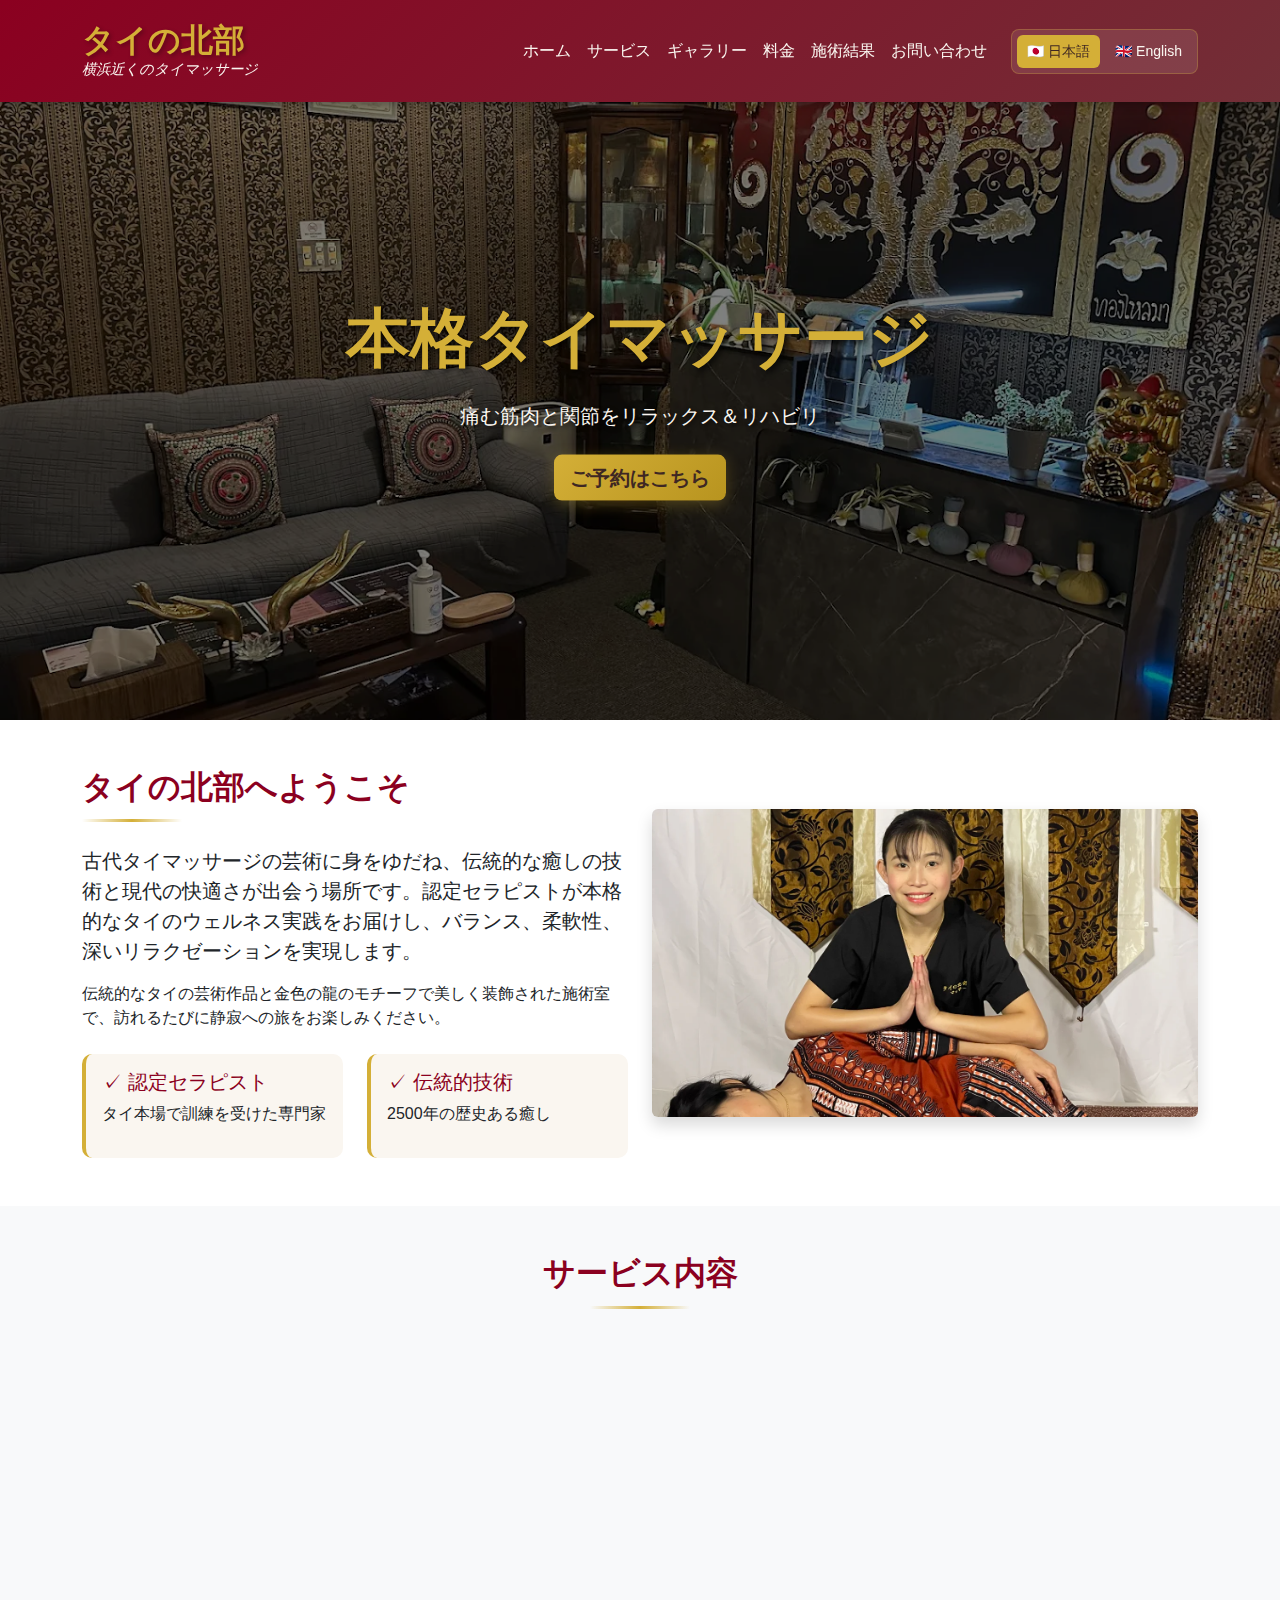
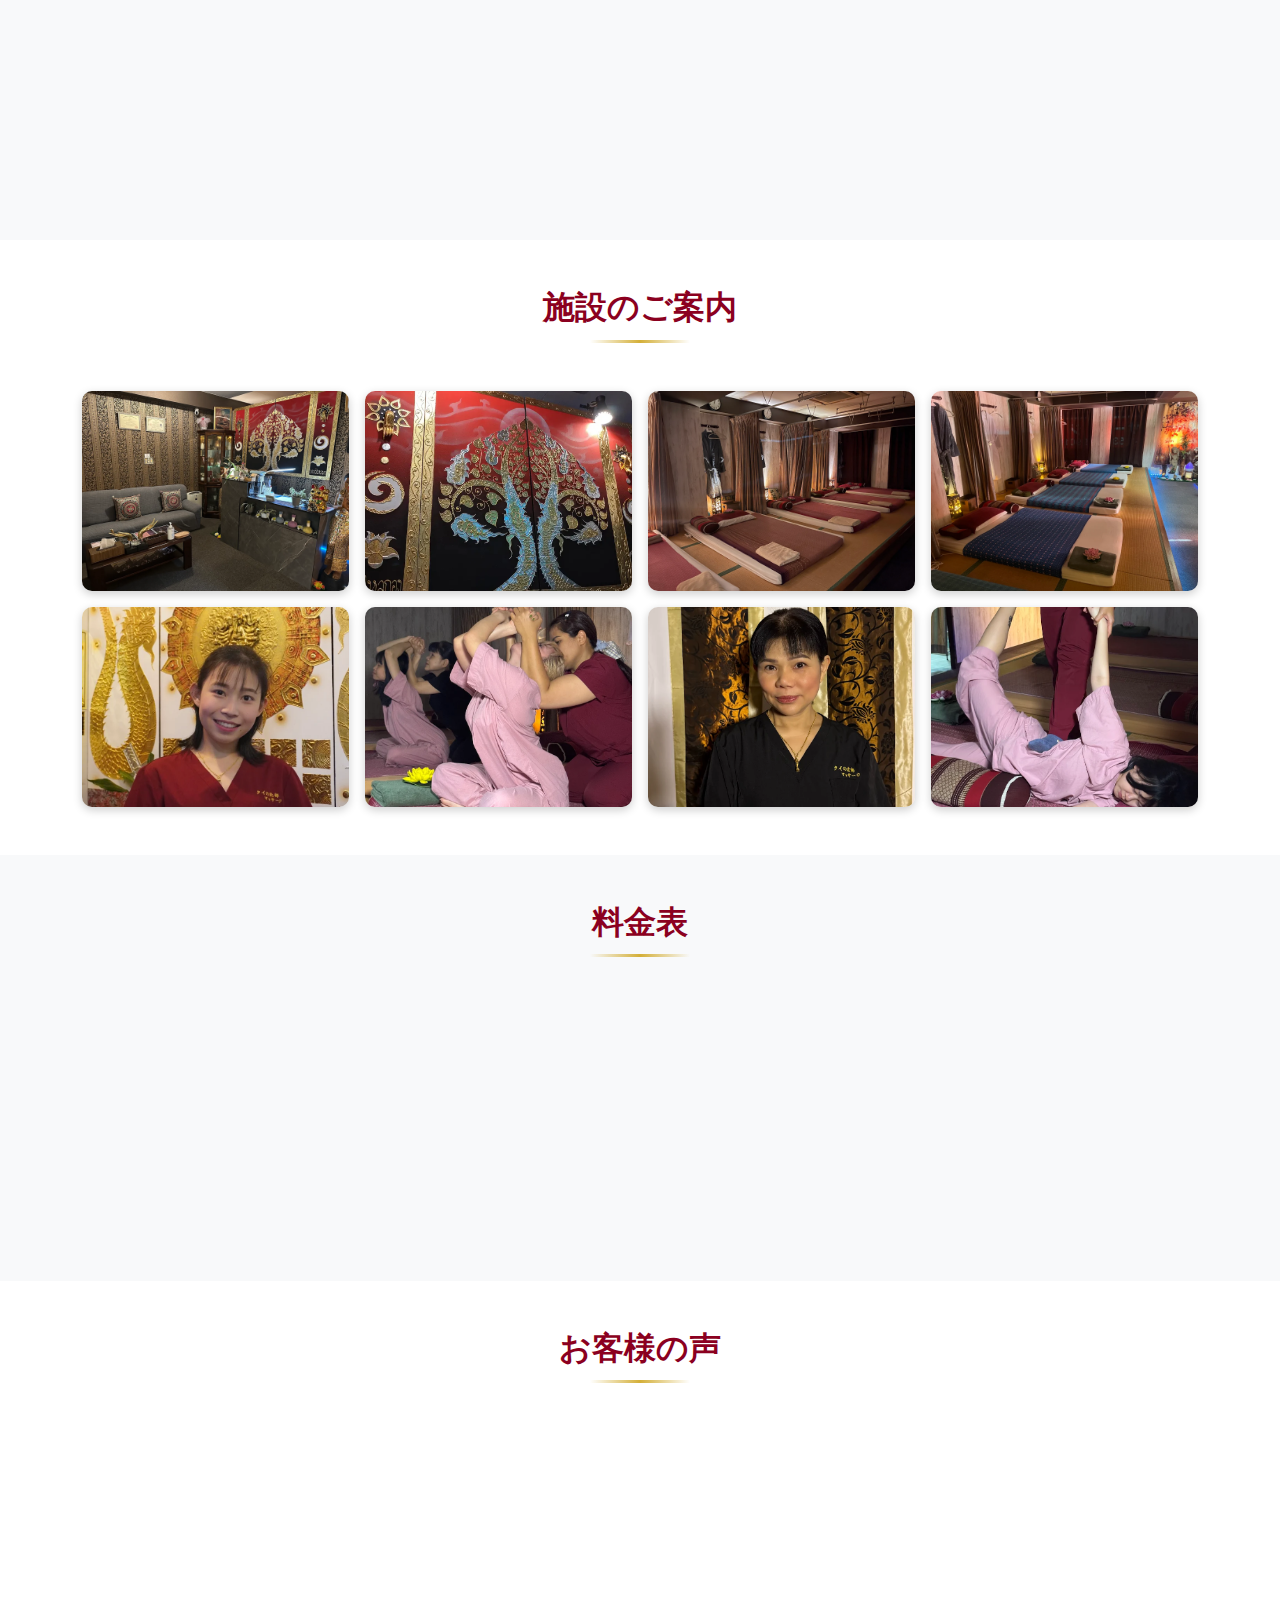
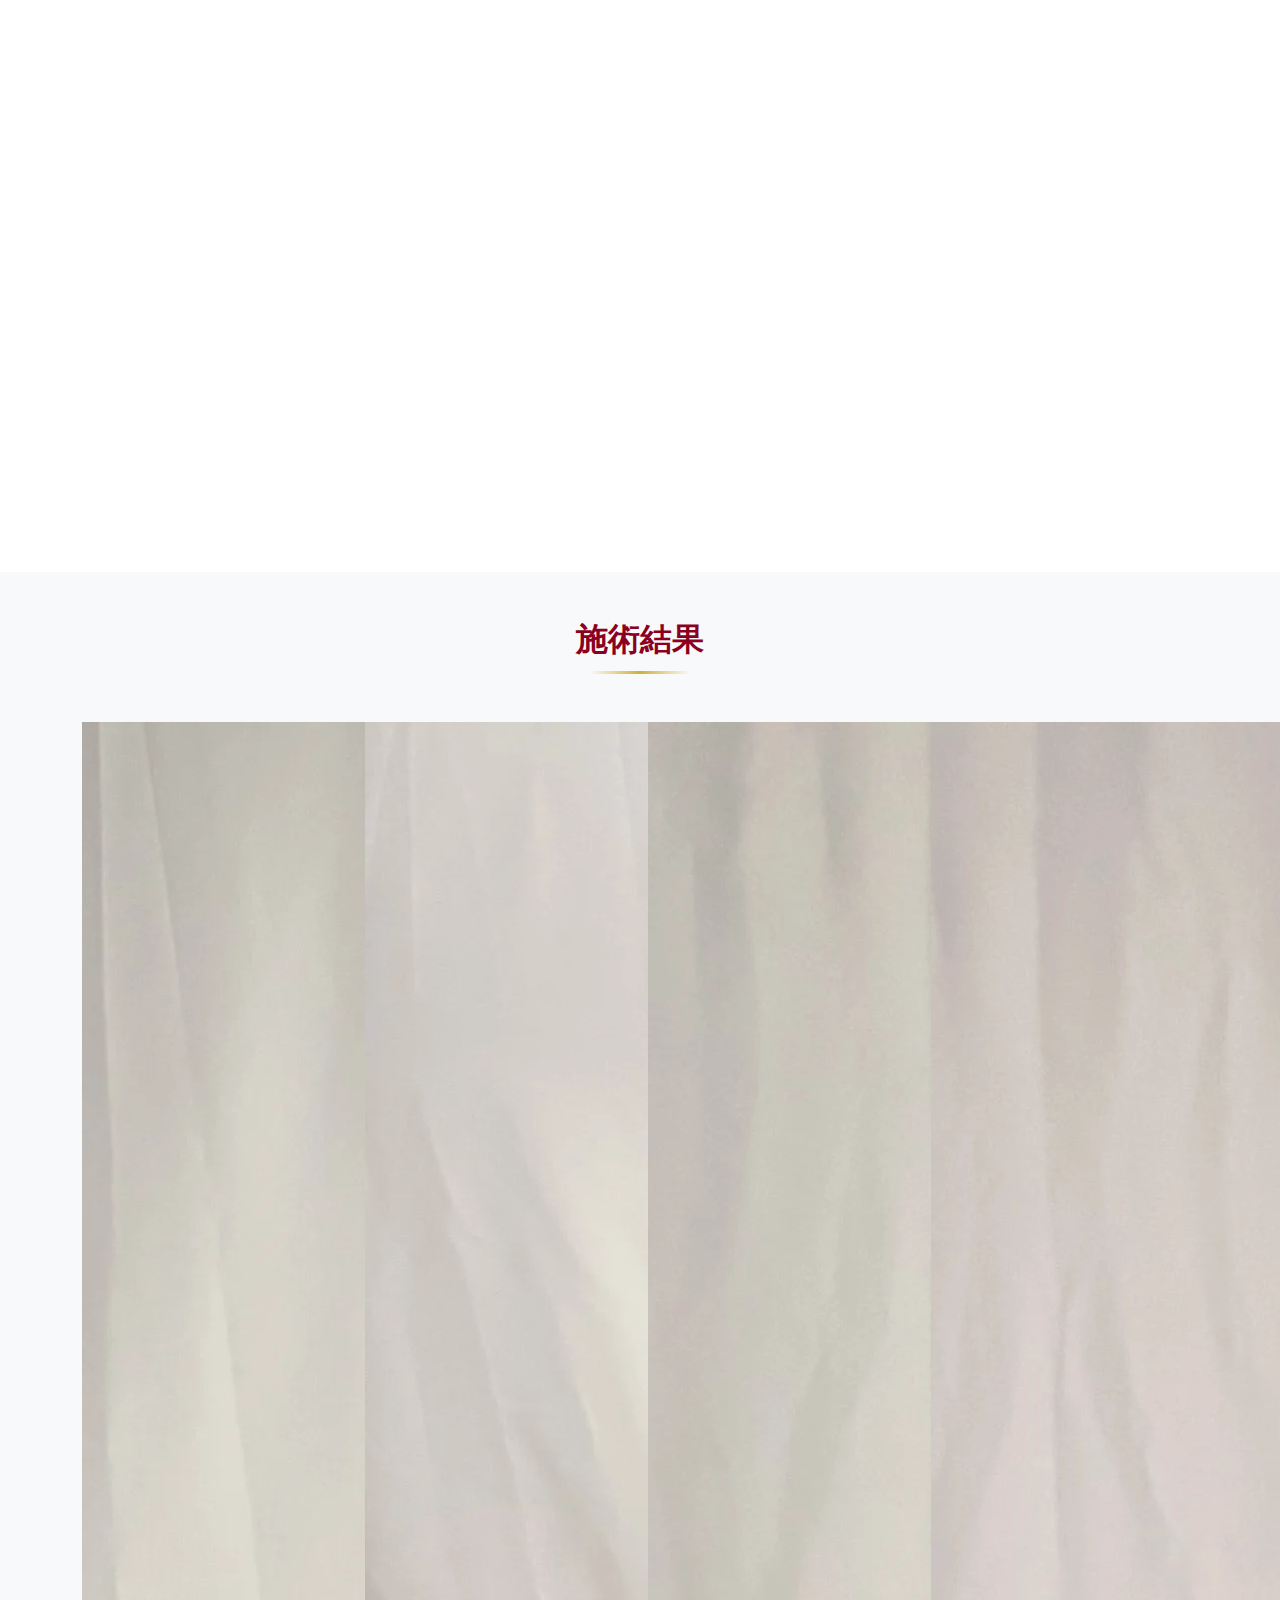
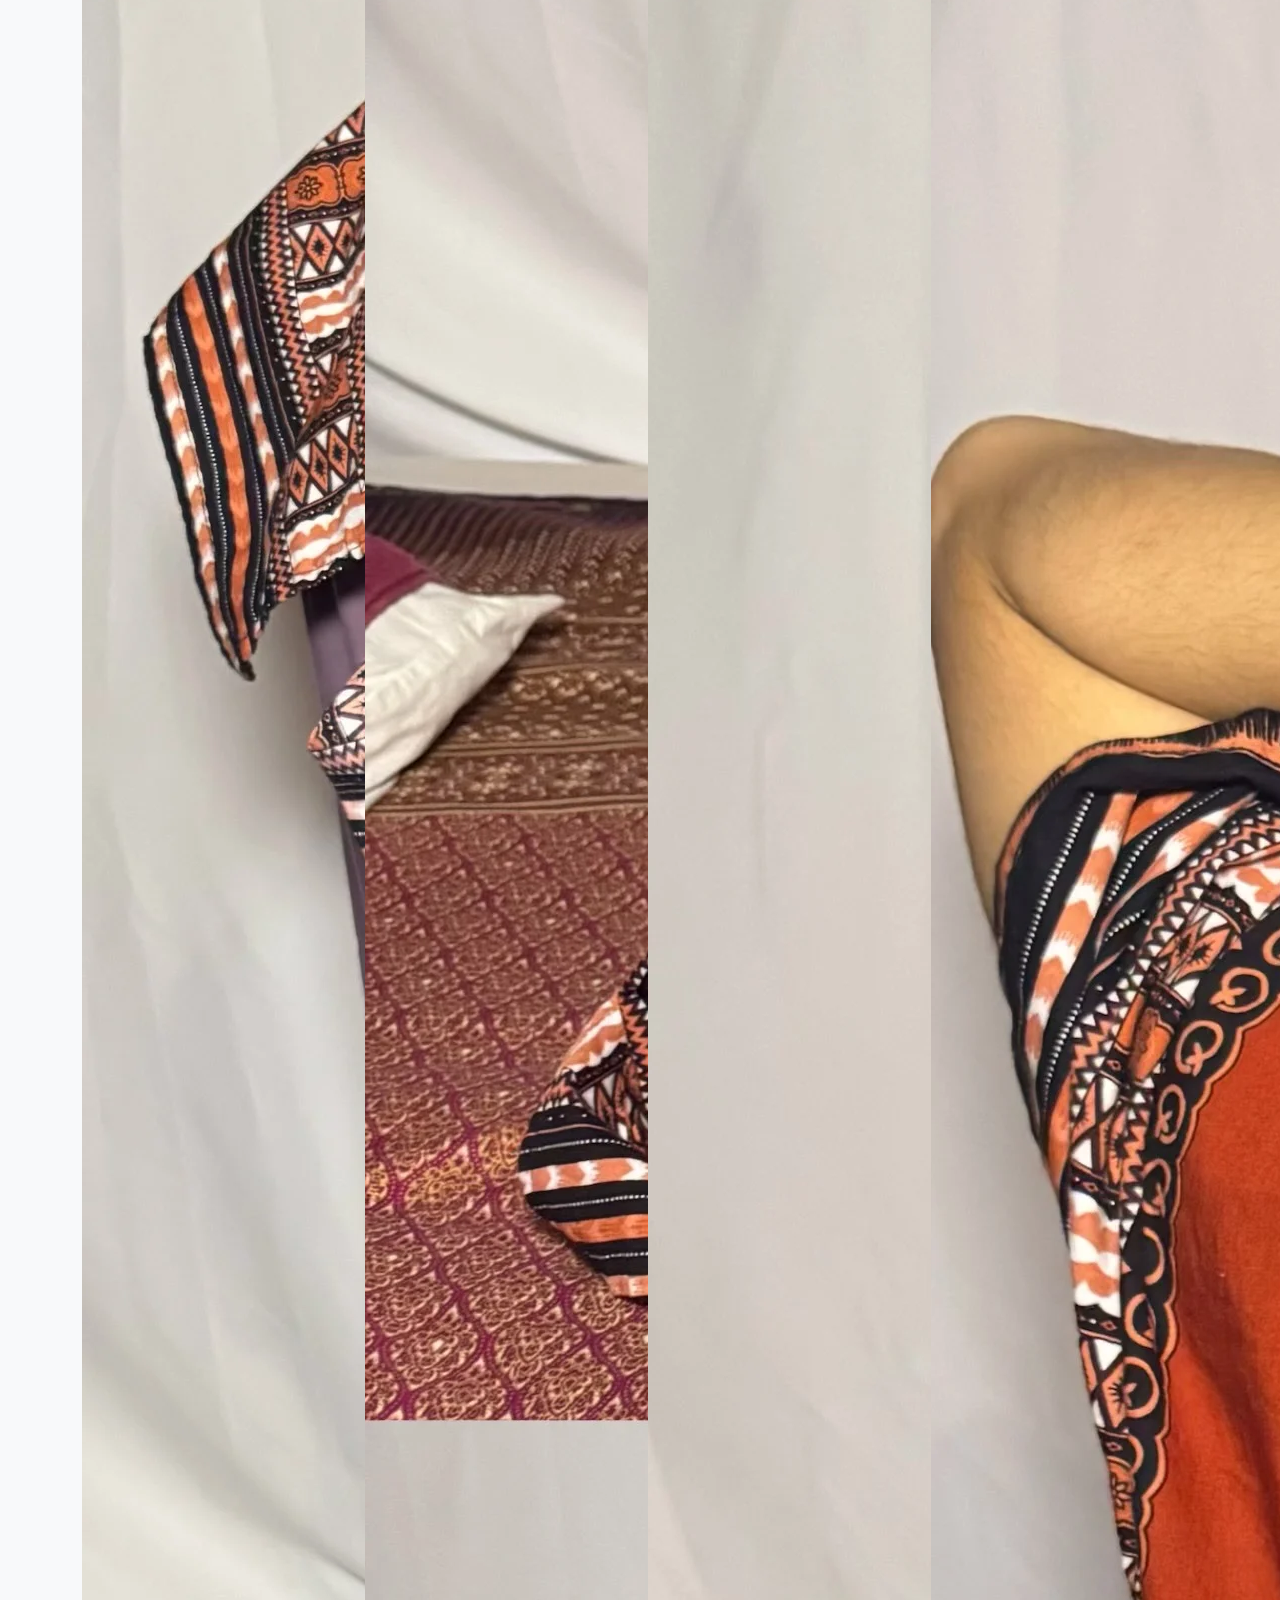
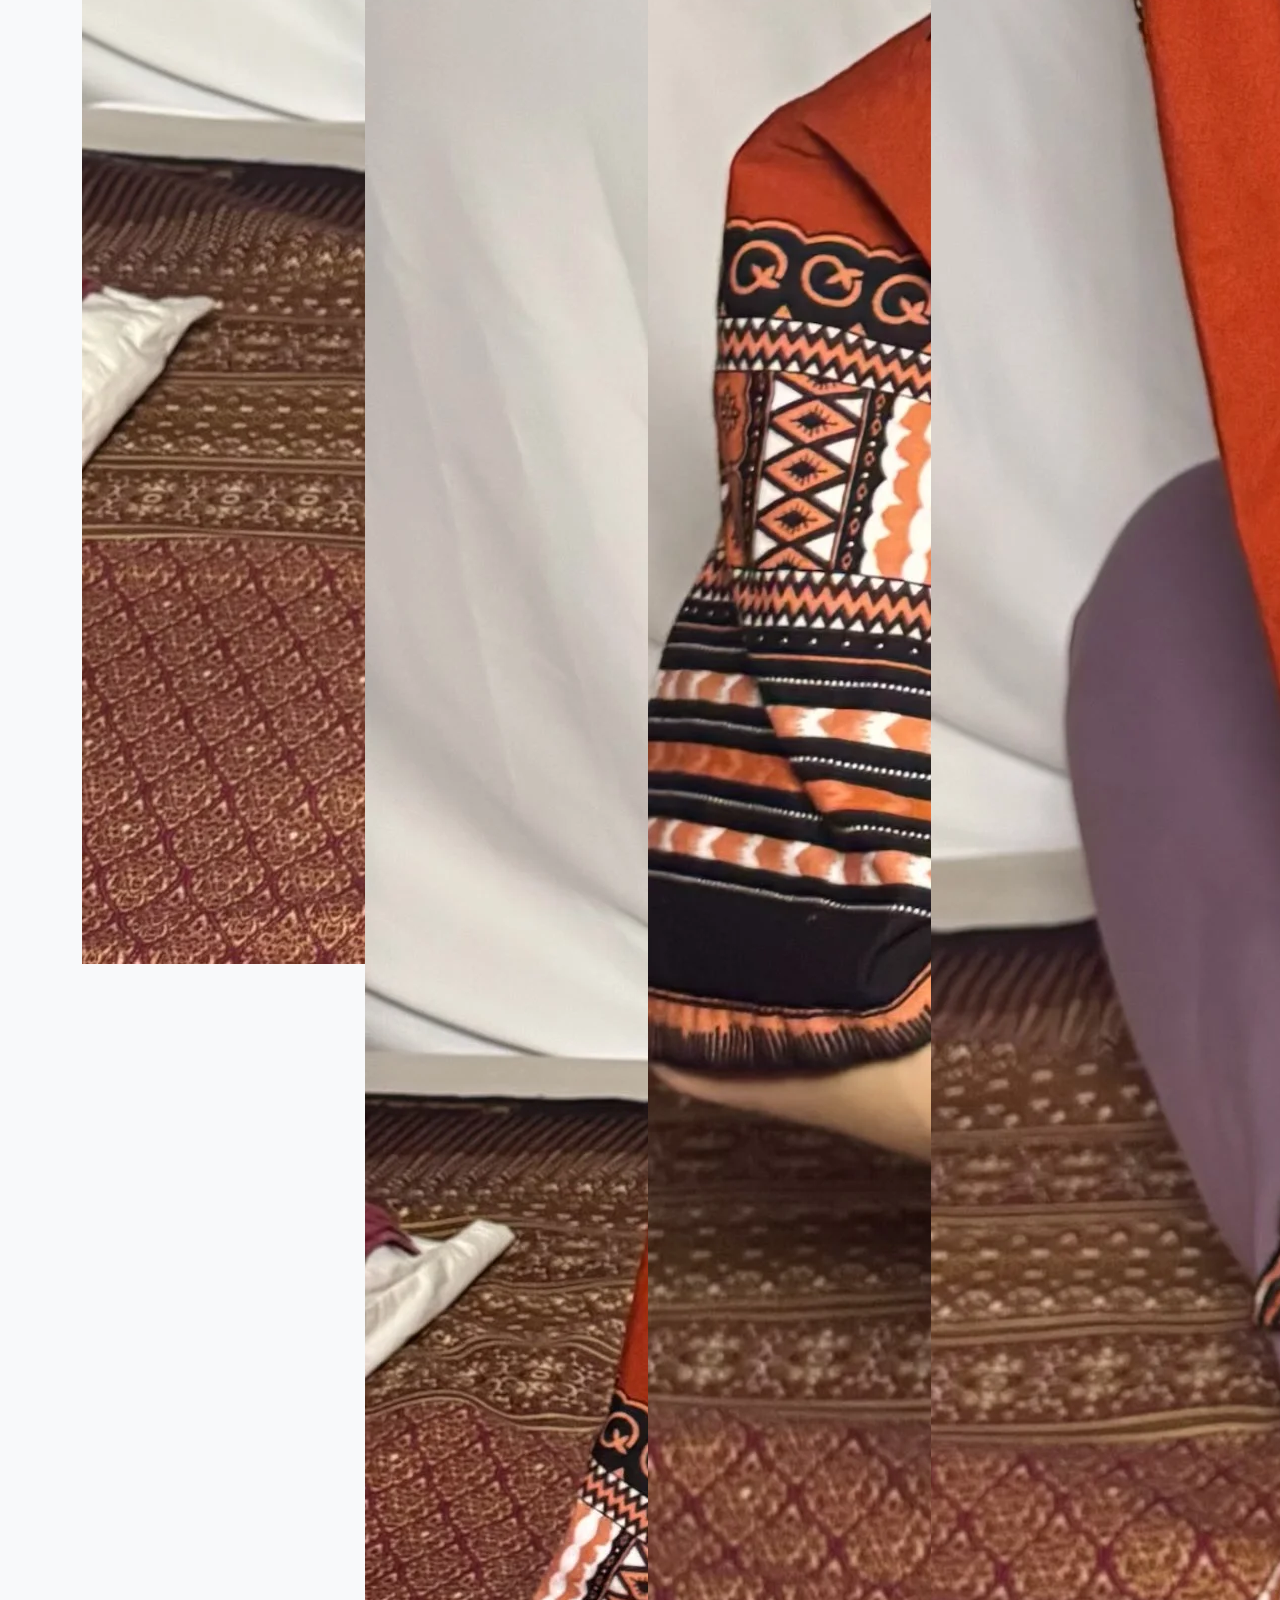
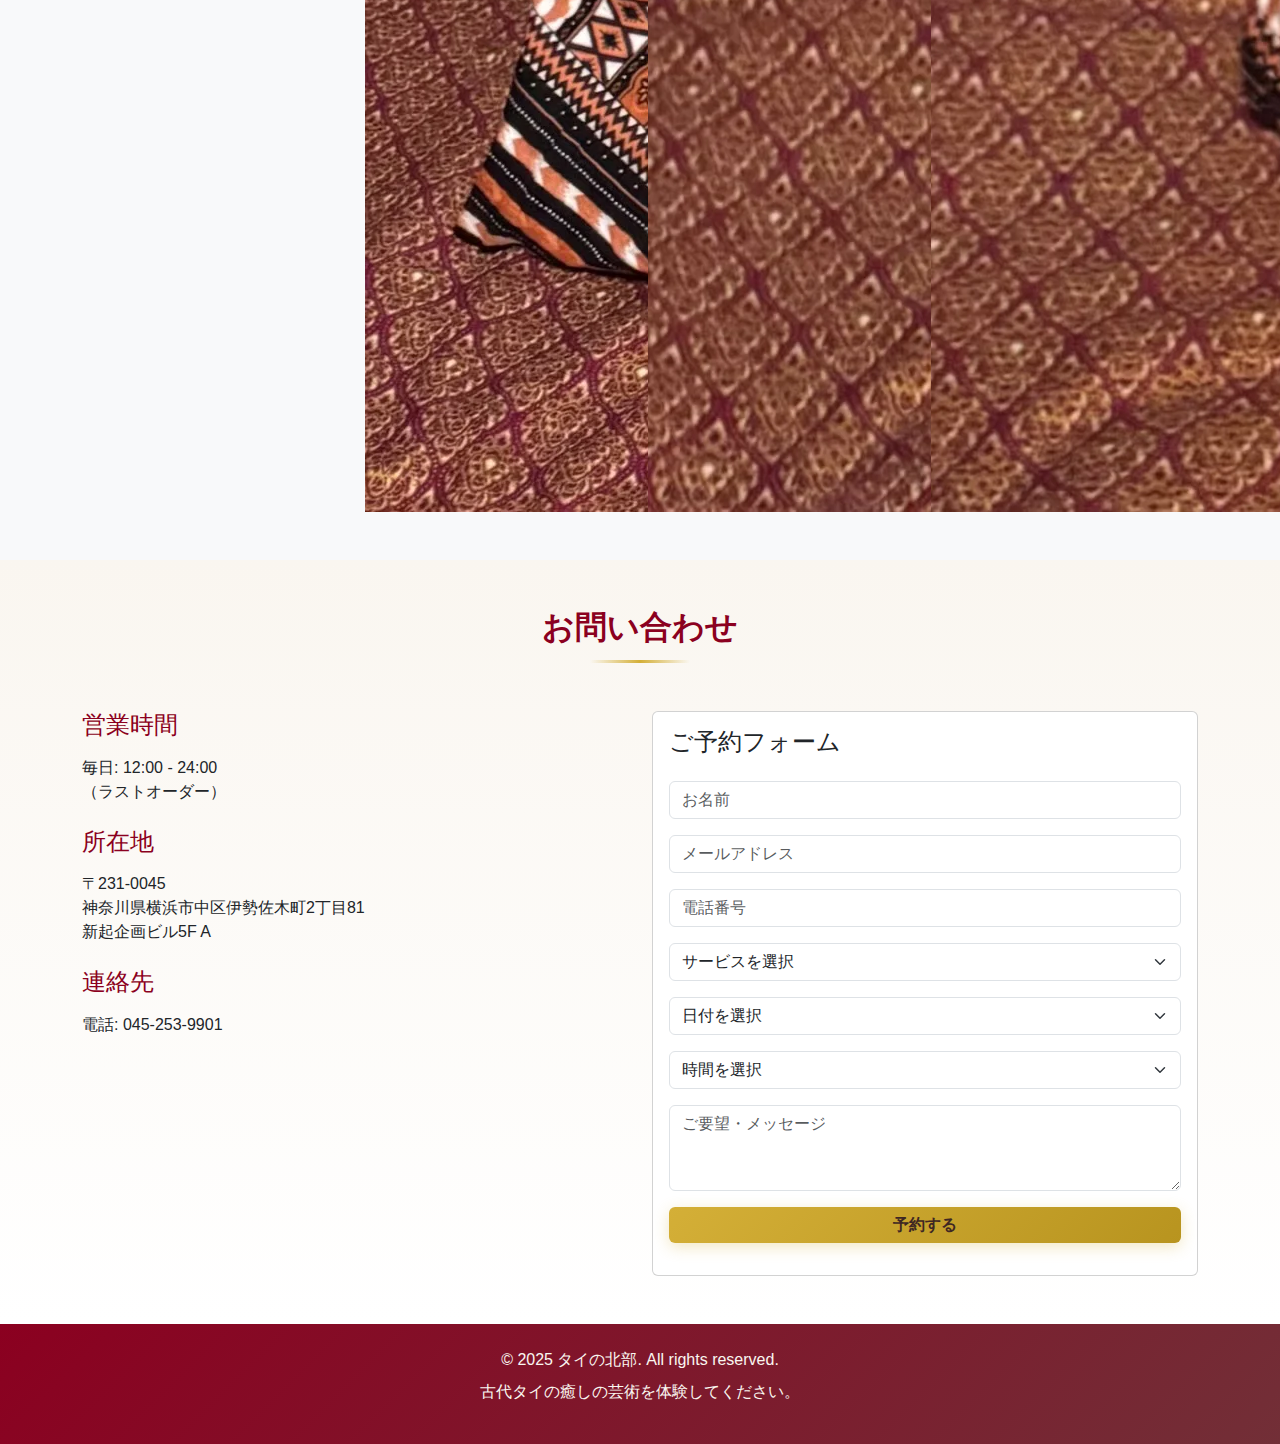
<file: index.html>
<!DOCTYPE html>
<html lang="ja">
<head>
    <meta charset="UTF-8">
    <meta name="viewport" content="width=device-width, initial-scale=1.0">
    <title>タイの北部 - 近くのタイマッサージ</title>
    <link rel="stylesheet" href="css/bootstrap.min.css">
    <link rel="stylesheet" href="css/swiper-bundle.min.css">
    <link rel="stylesheet" href="styles.css">
</head>
<body>
    <nav class="navbar navbar-expand-lg navbar-dark fixed-top">
        <div class="container">
            <a class="navbar-brand" href="#">
                <h1 class="brand-name mb-0">タイの北部</h1>
                <small class="brand-subtitle">横浜近くのタイマッサージ</small>
            </a>
            <button class="navbar-toggler" type="button" data-bs-toggle="collapse" data-bs-target="#navbarNav">
                <span class="navbar-toggler-icon"></span>
            </button>
            <div class="collapse navbar-collapse" id="navbarNav">
                <ul class="navbar-nav ms-auto">
                    <li class="nav-item"><a class="nav-link" href="#home">ホーム</a></li>
                    <li class="nav-item"><a class="nav-link" href="#services">サービス</a></li>
                    <li class="nav-item"><a class="nav-link" href="#gallery">ギャラリー</a></li>
                    <li class="nav-item"><a class="nav-link" href="#pricing">料金</a></li>
                    <li class="nav-item"><a class="nav-link" href="#results">施術結果</a></li>
                    <li class="nav-item"><a class="nav-link" href="#contact">お問い合わせ</a></li>
                </ul>
                <div class="language-selector ms-3">
                    <a href="#" class="lang-link active">🇯🇵 日本語</a>
                    <a href="en.html" class="lang-link">🇬🇧 English</a>
                </div>
            </div>
        </div>
    </nav>

    <!-- Monday Promotion Banner -->
    <div id="mondayBanner" class="promo-banner alert alert-dismissible fade" role="alert">
        <div class="container">
            <div class="promo-content">
                <span class="promo-icon">🎉</span>
                <span class="promo-text"><strong>月曜日限定:</strong> 1000円割引</span>
            </div>
            <button type="button" class="btn-close" data-bs-dismiss="alert" aria-label="Close"></button>
        </div>
    </div>

    <section id="home" class="hero">
        <div class="hero-static">
            <img src="images/thai-spa-reception-area-with-decorations.webp" class="d-block w-100" alt="スパ受付">
            <div class="hero-overlay">
                <h2 class="display-3 fw-bold mb-4">本格タイマッサージ</h2>
                <p class="lead mb-4">痛む筋肉と関節をリラックス＆リハビリ</p>
                <a href="#contact" class="btn btn-primary btn-lg">ご予約はこちら</a>
            </div>
        </div>
    </section>

    <section id="about" class="about py-5">
        <div class="container">
            <div class="row align-items-center">
                <div class="col-lg-6">
                    <h2 class="section-title mb-4">タイの北部へようこそ</h2>
                    <p class="lead">古代タイマッサージの芸術に身をゆだね、伝統的な癒しの技術と現代の快適さが出会う場所です。認定セラピストが本格的なタイのウェルネス実践をお届けし、バランス、柔軟性、深いリラクゼーションを実現します。</p>
                    <p>伝統的なタイの芸術作品と金色の龍のモチーフで美しく装飾された施術室で、訪れるたびに静寂への旅をお楽しみください。</p>
                    <div class="mt-4">
                        <div class="row">
                            <div class="col-6">
                                <div class="feature-box">
                                    <h5>✓ 認定セラピスト</h5>
                                    <p>タイ本場で訓練を受けた専門家</p>
                                </div>
                            </div>
                            <div class="col-6">
                                <div class="feature-box">
                                    <h5>✓ 伝統的技術</h5>
                                    <p>2500年の歴史ある癒し</p>
                                </div>
                            </div>
                        </div>
                    </div>
                </div>
                <div class="col-lg-6">
                    <img src="images/therapist-in-namaste-pose-with-traditional-clothing.webp" class="img-fluid rounded shadow" alt="タイセラピスト">
                </div>
            </div>
        </div>
    </section>

    <section id="services" class="services py-5 bg-light">
        <div class="container">
            <h2 class="section-title text-center mb-5">サービス内容</h2>
            <div class="row g-4">
                <div class="col-md-6 col-lg-3">
                    <div class="card service-card h-100">
                        <img src="images/thai-massage-session-with-stretching-technique.webp" class="card-img-top" alt="タイマッサージ">
                        <div class="card-body d-flex flex-column">
                            <h4 class="card-title">伝統タイマッサージ</h4>
                            <p class="card-text">ヨガのような動きと深部組織マッサージを組み合わせた全身ストレッチと圧点療法。</p>
                            <div class="mt-auto">
                                <span class="badge bg-gold">70-130分</span>
                            </div>
                        </div>
                    </div>
                </div>
                <div class="col-md-6 col-lg-3">
                    <div class="card service-card h-100">
                        <img src="images/foot-massage-with-oils-treatment.webp" class="card-img-top" alt="足裏リフレクソロジー">
                        <div class="card-body d-flex flex-column">
                            <h4 class="card-title">足裏リフレクソロジー</h4>
                            <p class="card-text">足の特定の圧点療法で、全身の癒しとリラクゼーションを促進。</p>
                            <div class="mt-auto">
                                <span class="badge bg-gold">60分</span>
                            </div>
                        </div>
                    </div>
                </div>
                <div class="col-md-6 col-lg-3">
                    <div class="card service-card h-100">
                        <img src="images/aromatherapy-oil-massage.webp" class="card-img-top" alt="オイルマッサージ">
                        <div class="card-body d-flex flex-column">
                            <h4 class="card-title">アロマオイルマッサージ</h4>
                            <p class="card-text">アロマエッセンシャルオイルを使用した優しい流れるようなストロークで深いリラクゼーション。</p>
                            <div class="mt-auto">
                                <span class="badge bg-gold">70-130分</span>
                            </div>
                        </div>
                    </div>
                </div>
                <div class="col-md-6 col-lg-3">
                    <div class="card service-card h-100">
                        <img src="images/therapist-performing-back-massage-treatment.webp" class="card-img-top" alt="タイ+アロマコンボ">
                        <div class="card-body d-flex flex-column">
                            <h4 class="card-title">タイ＋アロマオイルコンボ</h4>
                            <p class="card-text">伝統タイマッサージとアロマオイルマッサージを組み合わせた贅沢なコンビネーション。</p>
                            <div class="mt-auto">
                                <span class="badge bg-gold">70-130分</span>
                            </div>
                        </div>
                    </div>
                </div>
            </div>
        </div>
    </section>

    <section id="gallery" class="gallery py-5">
        <div class="container">
            <h2 class="section-title text-center mb-5">施設のご案内</h2>
            <div class="gallery-grid">
                <img src="images/thai-spa-reception-area-with-decorations.webp" class="gallery-thumb" alt="受付エリア" data-bs-toggle="modal" data-bs-target="#galleryModal">
                <img src="images/ornate-thai-dragon-artwork-on-red-ceiling.webp" class="gallery-thumb" alt="タイ龍の芸術作品" data-bs-toggle="modal" data-bs-target="#galleryModal">
                <img src="images/traditional-thai-massage-treatment-room.webp" class="gallery-thumb" alt="施術室" data-bs-toggle="modal" data-bs-target="#galleryModal">
                <img src="images/massage-room-with-multiple-treatment-beds.webp" class="gallery-thumb" alt="マッサージルーム" data-bs-toggle="modal" data-bs-target="#galleryModal">
                <img src="images/therapist-in-red-uniform-with-dragon-decor.webp" class="gallery-thumb" alt="セラピスト" data-bs-toggle="modal" data-bs-target="#galleryModal">
                <img src="images/group-massage-class-with-multiple-clients.webp" class="gallery-thumb" alt="グループセッション" data-bs-toggle="modal" data-bs-target="#galleryModal">
                <img src="images/therapist-portrait-with-golden-curtains.webp" class="gallery-thumb" alt="セラピストポートレート" data-bs-toggle="modal" data-bs-target="#galleryModal">
                <img src="images/thai-massage-leg-stretching-session.webp" class="gallery-thumb" alt="脚ストレッチセッション" data-bs-toggle="modal" data-bs-target="#galleryModal">
            </div>
        </div>
    </section>

    <section id="pricing" class="pricing py-5 bg-light">
        <div class="container">
            <h2 class="section-title text-center mb-5">料金表</h2>
            <div class="row g-4">
                <div class="col-lg-3" id="thai-massage">
                    <div class="card pricing-card h-100">
                        <div class="card-header text-center">
                            <h3>伝統タイマッサージ</h3>
                        </div>
                        <div class="card-body">
                            <ul class="list-unstyled">
                                <li class="price-item d-flex justify-content-between py-2">
                                    <span>70分</span>
                                    <span class="price fw-bold">¥5,000</span>
                                </li>
                                <li class="price-item d-flex justify-content-between py-2">
                                    <span>100分</span>
                                    <span class="price fw-bold">¥7,000</span>
                                </li>
                                <li class="price-item d-flex justify-content-between py-2">
                                    <span>130分</span>
                                    <span class="price fw-bold">¥9,000</span>
                                </li>
                            </ul>
                        </div>
                    </div>
                </div>
                <div class="col-lg-3" id="aroma-oil">
                    <div class="card pricing-card h-100">
                        <div class="card-header text-center">
                            <h3>アロマオイル</h3>
                        </div>
                        <div class="card-body">
                            <ul class="list-unstyled">
                                <li class="price-item d-flex justify-content-between py-2">
                                    <span>70分</span>
                                    <span class="price fw-bold">¥9,000</span>
                                </li>
                                <li class="price-item d-flex justify-content-between py-2">
                                    <span>100分</span>
                                    <span class="price fw-bold">¥13,000</span>
                                </li>
                                <li class="price-item d-flex justify-content-between py-2">
                                    <span>130分</span>
                                    <span class="price fw-bold">¥16,000</span>
                                </li>
                            </ul>
                        </div>
                    </div>
                </div>
                <div class="col-lg-3" id="thai-oil-combo">
                    <div class="card pricing-card h-100">
                        <div class="card-header text-center">
                            <h3>タイ＋アロマオイル</h3>
                        </div>
                        <div class="card-body">
                            <ul class="list-unstyled">
                                <li class="price-item d-flex justify-content-between py-2">
                                    <span>70分</span>
                                    <span class="price fw-bold">¥8,000</span>
                                </li>
                                <li class="price-item d-flex justify-content-between py-2">
                                    <span>100分</span>
                                    <span class="price fw-bold">¥12,000</span>
                                </li>
                                <li class="price-item d-flex justify-content-between py-2">
                                    <span>130分</span>
                                    <span class="price fw-bold">¥15,000</span>
                                </li>
                            </ul>
                        </div>
                    </div>
                </div>
                <div class="col-lg-3" id="foot-massage">
                    <div class="card pricing-card h-100">
                        <div class="card-header text-center">
                            <h3>足裏マッサージ</h3>
                        </div>
                        <div class="card-body">
                            <ul class="list-unstyled">
                                <li class="price-item d-flex justify-content-between py-2">
                                    <span>60分</span>
                                    <span class="price fw-bold">¥6,000</span>
                                </li>
                            </ul>
                        </div>
                    </div>
                </div>
            </div>
        </div>
    </section>

    <section class="testimonials py-5">
        <div class="container">
            <h2 class="section-title text-center mb-5">お客様の声</h2>
            <div class="row g-4">
                <div class="col-md-4">
                    <div class="card testimonial-card h-100">
                        <div class="card-body">
                            <div class="mb-3">
                                <span class="text-warning">★★★★★</span>
                            </div>
                            <p class="card-text">"このお店にいつも通っています。最近新しくオープンしましたが、信頼できるお店です。スタッフのマッサージ技術は素晴らしく、毎回とても満足しています。"</p>
                            <footer class="blockquote-footer">内田卓夫様</footer>
                        </div>
                    </div>
                </div>
                <div class="col-md-4">
                    <div class="card testimonial-card h-100">
                        <div class="card-body">
                            <div class="mb-3">
                                <span class="text-warning">★★★★★</span>
                            </div>
                            <p class="card-text">"強めのマッサージが好きな人に本当におすすめのお店！肩こりと全身のだるさがひどくて行きましたが、力加減もちょうどよく、ツボをしっかり押してくれるので終わったあとはすごくスッキリしてた。"</p>
                            <footer class="blockquote-footer">MNA URK様</footer>
                        </div>
                    </div>
                </div>
                <div class="col-md-4">
                    <div class="card testimonial-card h-100">
                        <div class="card-body">
                            <div class="mb-3">
                                <span class="text-warning">★★★★★</span>
                            </div>
                            <p class="card-text">"7階のラックンの後に初めて伺いました。トンクン中華街店の先生の施術を思い出す素晴らしい腕前で私が今まで受けた中でピカ一の先生でした。コスパも良く清潔で定期的にきたいです。"</p>
                            <footer class="blockquote-footer">谷口哲一様</footer>
                        </div>
                    </div>
                </div>
                <div class="col-md-4">
                    <div class="card testimonial-card h-100">
                        <div class="card-body">
                            <div class="mb-3">
                                <span class="text-warning">★★★★★</span>
                            </div>
                            <p class="card-text">"横浜近郊で最高の伝統的タイマッサージです！"</p>
                            <footer class="blockquote-footer">Jake C様</footer>
                        </div>
                    </div>
                </div>
                <div class="col-md-4">
                    <div class="card testimonial-card h-100">
                        <div class="card-body">
                            <div class="mb-3">
                                <span class="text-warning">★★★★★</span>
                            </div>
                            <p class="card-text">"週2回通うほどたまらんです。！！痛いですが気持ちいいですよ！"</p>
                            <footer class="blockquote-footer">う！だ！様</footer>
                        </div>
                    </div>
                </div>
                <div class="col-md-4">
                    <div class="card testimonial-card h-100">
                        <div class="card-body">
                            <div class="mb-3">
                                <span class="text-warning">★★★★★</span>
                            </div>
                            <p class="card-text">"広くて清潔で心地よかったです！スタッフの方は優しくて、マッサージも気持ちよかったです！終わった後はすっきり感がありました。"</p>
                            <footer class="blockquote-footer">S静様</footer>
                        </div>
                    </div>
                </div>
                <div class="col-md-4">
                    <div class="card testimonial-card h-100">
                        <div class="card-body">
                            <div class="mb-3">
                                <span class="text-warning">★★★★★</span>
                            </div>
                            <p class="card-text">"清潔感のあるマッサージルームにとても上手いマッサージでした"</p>
                            <footer class="blockquote-footer">加藤明様</footer>
                        </div>
                    </div>
                </div>
                <div class="col-md-4">
                    <div class="card testimonial-card h-100">
                        <div class="card-body">
                            <div class="mb-3">
                                <span class="text-warning">★★★★★</span>
                            </div>
                            <p class="card-text">"疲れた身体がとても楽になります。施術は本格的で、疲れた時はぜひまたお願いしたいです。スタッフの方が一生懸命でとても好感が持てます♪"</p>
                            <footer class="blockquote-footer">NW様</footer>
                        </div>
                    </div>
                </div>
                <div class="col-md-4">
                    <div class="card testimonial-card h-100">
                        <div class="card-body">
                            <div class="mb-3">
                                <span class="text-warning">★★★★★</span>
                            </div>
                            <p class="card-text">"とても良いスタッフが居て、癒されます。マッサージも上手だし、身体が軽くなります。これから、定期的に通います。"</p>
                            <footer class="blockquote-footer">45 54clean様</footer>
                        </div>
                    </div>
                </div>
            </div>
        </div>
    </section>

    <section id="results" class="results py-5 bg-light">
        <div class="container">
            <h2 class="section-title text-center mb-5">施術結果</h2>
            <div class="gallery-grid">
                <img src="images/results/1.webp" class="results-thumb" alt="施術結果1" data-bs-toggle="modal" data-bs-target="#resultsModal">
                <img src="images/results/2.webp" class="results-thumb" alt="施術結果2" data-bs-toggle="modal" data-bs-target="#resultsModal">
                <img src="images/results/3.webp" class="results-thumb" alt="施術結果3" data-bs-toggle="modal" data-bs-target="#resultsModal">
                <img src="images/results/4.webp" class="results-thumb" alt="施術結果4" data-bs-toggle="modal" data-bs-target="#resultsModal">
            </div>
        </div>
    </section>

    <section id="contact" class="contact py-5">
        <div class="container">
            <h2 class="section-title text-center mb-5">お問い合わせ</h2>
            <div class="row">
                <div class="col-lg-6">
                    <div class="info-section">
                        <div class="mb-4">
                            <h4>営業時間</h4>
                            <p>毎日: 12:00 - 24:00<br>
                            （ラストオーダー）</p>
                        </div>
                        <div class="mb-4">
                            <h4>所在地</h4>
                            <p>〒231-0045<br>
                            神奈川県横浜市中区伊勢佐木町2丁目81<br>
                            新起企画ビル5F A</p>
                        </div>
                        <div class="mb-4">
                            <h4>連絡先</h4>
                            <p>電話: 045-253-9901</p>
                        </div>
                    </div>
                </div>
                <div class="col-lg-6">
                    <div class="card">
                        <div class="card-body">
                            <h4 class="card-title mb-4">ご予約フォーム</h4>
                            <form id="bookingForm" action="https://formspree.io/f/mgvlrpdd" method="POST">
                                <div class="mb-3">
                                    <input type="text" name="name" class="form-control" placeholder="お名前" required>
                                </div>
                                <div class="mb-3">
                                    <input type="email" name="email" class="form-control" placeholder="メールアドレス" required>
                                </div>
                                <div class="mb-3">
                                    <input type="tel" name="phone" class="form-control" placeholder="電話番号" required>
                                </div>
                                <div class="mb-3">
                                    <select name="service" class="form-select" required>
                                        <option value="">サービスを選択</option>
                                        <option>伝統タイマッサージ</option>
                                        <option>アロマオイル</option>
                                        <option>タイ＋アロマオイル</option>
                                        <option>足裏マッサージ</option>
                                    </select>
                                </div>
                                <div class="mb-3">
                                    <select name="date" class="form-select" id="dateSelect" required>
                                        <option value="">日付を選択</option>
                                    </select>
                                </div>
                                <div class="mb-3">
                                    <select name="time" class="form-select" id="timeSelect" required>
                                        <option value="">時間を選択</option>
                                        <option value="12:00">12:00</option>
                                        <option value="12:30">12:30</option>
                                        <option value="13:00">13:00</option>
                                        <option value="13:30">13:30</option>
                                        <option value="14:00">14:00</option>
                                        <option value="14:30">14:30</option>
                                        <option value="15:00">15:00</option>
                                        <option value="15:30">15:30</option>
                                        <option value="16:00">16:00</option>
                                        <option value="16:30">16:30</option>
                                        <option value="17:00">17:00</option>
                                        <option value="17:30">17:30</option>
                                        <option value="18:00">18:00</option>
                                        <option value="18:30">18:30</option>
                                        <option value="19:00">19:00</option>
                                        <option value="19:30">19:30</option>
                                        <option value="20:00">20:00</option>
                                        <option value="20:30">20:30</option>
                                        <option value="21:00">21:00</option>
                                        <option value="21:30">21:30</option>
                                        <option value="22:00">22:00</option>
                                        <option value="22:30">22:30</option>
                                        <option value="23:00">23:00</option>
                                        <option value="23:30">23:30</option>
                                        <option value="00:00">24:00 (ラストオーダー)</option>
                                    </select>
                                </div>
                                <div class="mb-3">
                                    <textarea name="message" class="form-control" rows="3" placeholder="ご要望・メッセージ"></textarea>
                                </div>
                                <button type="submit" class="btn btn-primary w-100" id="bookingForm-button">予約する</button>
                                <p id="bookingForm-status" class="mt-3 text-center"></p>
                            </form>
                        </div>
                    </div>
                </div>
            </div>
        </div>
    </section>

    <footer class="footer py-4">
        <div class="container text-center">
            <p class="mb-2">&copy; 2025 タイの北部. All rights reserved.</p>
            <p>古代タイの癒しの芸術を体験してください。</p>
        </div>
    </footer>

    <div class="modal fade" id="bookingModal" tabindex="-1">
        <div class="modal-dialog">
            <div class="modal-content">
                <div class="modal-header">
                    <h5 class="modal-title">クイック予約</h5>
                    <button type="button" class="btn-close" data-bs-dismiss="modal"></button>
                </div>
                <div class="modal-body">
                    <form id="quickBookingForm" action="https://formspree.io/f/mgvlrpdd" method="POST">
                        <div class="mb-3">
                            <input type="text" name="name" class="form-control" placeholder="お名前" required>
                        </div>
                        <div class="mb-3">
                            <input type="tel" name="phone" class="form-control" placeholder="電話番号" required>
                        </div>
                        <div class="mb-3">
                            <select name="service" class="form-select" required>
                                <option value="">サービスを選択</option>
                                <option>伝統タイマッサージ (70分)</option>
                                <option>伝統タイマッサージ (100分)</option>
                                <option>伝統タイマッサージ (130分)</option>
                                <option>アロマオイル</option>
                                <option>足裏マッサージ</option>
                            </select>
                        </div>
                        <button type="submit" class="btn btn-primary w-100" id="quickBookingForm-button">今すぐ予約</button>
                        <p id="quickBookingForm-status" class="mt-3 text-center"></p>
                    </form>
                </div>
            </div>
        </div>
    </div>

    <div class="modal fade" id="serviceModal" tabindex="-1">
        <div class="modal-dialog modal-lg modal-dialog-centered">
            <div class="modal-content">
                <div class="modal-header">
                    <h5 class="modal-title" id="serviceModalTitle"></h5>
                    <button type="button" class="btn-close" data-bs-dismiss="modal"></button>
                </div>
                <div class="modal-body">
                    <img id="serviceModalImage" class="img-fluid mb-3" alt="">
                    <p id="serviceModalDescription"></p>
                    <div id="serviceModalDetails"></div>
                </div>
                <div class="modal-footer">
                    <button type="button" class="btn btn-secondary" data-bs-dismiss="modal">閉じる</button>
                    <button type="button" class="btn btn-primary" data-bs-toggle="modal" data-bs-target="#bookingModal">予約する</button>
                </div>
            </div>
        </div>
    </div>

    <div class="modal fade" id="resultsModal" tabindex="-1">
        <div class="modal-dialog modal-xl modal-dialog-centered">
            <div class="modal-content">
                <div class="modal-body p-0">
                    <div class="swiper resultsModalSwiper">
                        <div class="swiper-wrapper">
                            <div class="swiper-slide">
                                <img src="images/results/1.webp" alt="施術結果1">
                            </div>
                            <div class="swiper-slide">
                                <img src="images/results/2.webp" alt="施術結果2">
                            </div>
                            <div class="swiper-slide">
                                <img src="images/results/3.webp" alt="施術結果3">
                            </div>
                            <div class="swiper-slide">
                                <img src="images/results/4.webp" alt="施術結果4">
                            </div>
                        </div>
                        <div class="swiper-button-next"></div>
                        <div class="swiper-button-prev"></div>
                        <div class="swiper-pagination"></div>
                    </div>
                    <button type="button" class="btn-close position-absolute top-0 end-0 m-3" data-bs-dismiss="modal" style="z-index: 9999; background: white;"></button>
                </div>
            </div>
        </div>
    </div>

    <div class="modal fade" id="galleryModal" tabindex="-1">
        <div class="modal-dialog modal-xl modal-dialog-centered">
            <div class="modal-content">
                <div class="modal-body p-0">
                    <div class="swiper galleryModalSwiper">
                        <div class="swiper-wrapper">
                            <div class="swiper-slide">
                                <img src="images/thai-spa-reception-area-with-decorations.webp" alt="受付エリア">
                            </div>
                            <div class="swiper-slide">
                                <img src="images/ornate-thai-dragon-artwork-on-red-ceiling.webp" alt="タイ龍の芸術作品">
                            </div>
                            <div class="swiper-slide">
                                <img src="images/traditional-thai-massage-treatment-room.webp" alt="施術室">
                            </div>
                            <div class="swiper-slide">
                                <img src="images/massage-room-with-multiple-treatment-beds.webp" alt="マッサージルーム">
                            </div>
                            <div class="swiper-slide">
                                <img src="images/therapist-in-red-uniform-with-dragon-decor.webp" alt="セラピスト">
                            </div>
                            <div class="swiper-slide">
                                <img src="images/group-massage-class-with-multiple-clients.webp" alt="グループセッション">
                            </div>
                            <div class="swiper-slide">
                                <img src="images/therapist-portrait-with-golden-curtains.webp" alt="セラピストポートレート">
                            </div>
                            <div class="swiper-slide">
                                <img src="images/thai-massage-leg-stretching-session.webp" alt="脚ストレッチセッション">
                            </div>
                        </div>
                        <div class="swiper-button-next"></div>
                        <div class="swiper-button-prev"></div>
                        <div class="swiper-pagination"></div>
                    </div>
                    <button type="button" class="btn-close position-absolute top-0 end-0 m-3" data-bs-dismiss="modal" style="z-index: 9999; background: white;"></button>
                </div>
            </div>
        </div>
    </div>

    <script src="js/bootstrap.bundle.min.js"></script>
    <script src="js/swiper-bundle.min.js"></script>
    <script src="script.js"></script>
    
    <!-- Formspree submission handler -->
    <script>
        // Populate date dropdown with next 14 days
        function populateDateDropdown() {
            var dateSelect = document.getElementById('dateSelect');
            if (!dateSelect) return;
            
            var today = new Date();
            var days = ['日', '月', '火', '水', '木', '金', '土'];
            var months = ['1月', '2月', '3月', '4月', '5月', '6月', '7月', '8月', '9月', '10月', '11月', '12月'];
            
            for (var i = 0; i < 14; i++) {
                var date = new Date(today);
                date.setDate(today.getDate() + i);
                
                var dayName = days[date.getDay()];
                var monthName = months[date.getMonth()];
                var dayNum = date.getDate();
                
                var option = document.createElement('option');
                option.value = date.toISOString().split('T')[0];
                
                if (i === 0) {
                    option.text = monthName + dayNum + '日 (' + dayName + ') - 今日';
                } else if (i === 1) {
                    option.text = monthName + dayNum + '日 (' + dayName + ') - 明日';
                } else {
                    option.text = monthName + dayNum + '日 (' + dayName + ')';
                }
                
                dateSelect.appendChild(option);
            }
        }
        
        // Call on page load
        document.addEventListener('DOMContentLoaded', populateDateDropdown);
        
        // Handle main booking form
        var bookingForm = document.getElementById("bookingForm");
        if (bookingForm) {
            bookingForm.addEventListener("submit", async function(event) {
                event.preventDefault();
                var status = document.getElementById("bookingForm-status");
                var button = document.getElementById("bookingForm-button");
                var data = new FormData(event.target);
                
                button.disabled = true;
                button.textContent = "送信中...";
                
                fetch(event.target.action, {
                    method: bookingForm.method,
                    body: data,
                    headers: {
                        'Accept': 'application/json'
                    }
                }).then(response => {
                    if (response.ok) {
                        status.innerHTML = "<span class='text-success'>ご予約ありがとうございます！すぐにご連絡いたします。</span>";
                        bookingForm.reset();
                    } else {
                        response.json().then(data => {
                            if (Object.hasOwn(data, 'errors')) {
                                status.innerHTML = "<span class='text-danger'>" + data["errors"].map(error => error["message"]).join(", ") + "</span>";
                            } else {
                                status.innerHTML = "<span class='text-danger'>送信エラーが発生しました。お電話でご予約ください。</span>";
                            }
                        });
                    }
                }).catch(error => {
                    status.innerHTML = "<span class='text-danger'>送信エラーが発生しました。お電話でご予約ください。</span>";
                }).finally(() => {
                    button.disabled = false;
                    button.textContent = "予約する";
                });
            });
        }
        
        // Handle quick booking form
        var quickForm = document.getElementById("quickBookingForm");
        if (quickForm) {
            quickForm.addEventListener("submit", async function(event) {
                event.preventDefault();
                var status = document.getElementById("quickBookingForm-status");
                var button = document.getElementById("quickBookingForm-button");
                var data = new FormData(event.target);
                
                button.disabled = true;
                button.textContent = "送信中...";
                
                fetch(event.target.action, {
                    method: quickForm.method,
                    body: data,
                    headers: {
                        'Accept': 'application/json'
                    }
                }).then(response => {
                    if (response.ok) {
                        status.innerHTML = "<span class='text-success'>ご予約ありがとうございます！</span>";
                        quickForm.reset();
                        setTimeout(() => {
                            bootstrap.Modal.getInstance(document.getElementById('bookingModal')).hide();
                        }, 2000);
                    } else {
                        response.json().then(data => {
                            if (Object.hasOwn(data, 'errors')) {
                                status.innerHTML = "<span class='text-danger'>" + data["errors"].map(error => error["message"]).join(", ") + "</span>";
                            } else {
                                status.innerHTML = "<span class='text-danger'>送信エラーが発生しました。</span>";
                            }
                        });
                    }
                }).catch(error => {
                    status.innerHTML = "<span class='text-danger'>送信エラーが発生しました。</span>";
                }).finally(() => {
                    button.disabled = false;
                    button.textContent = "今すぐ予約";
                });
            });
        }
    </script>
</body>
</html>
</file>
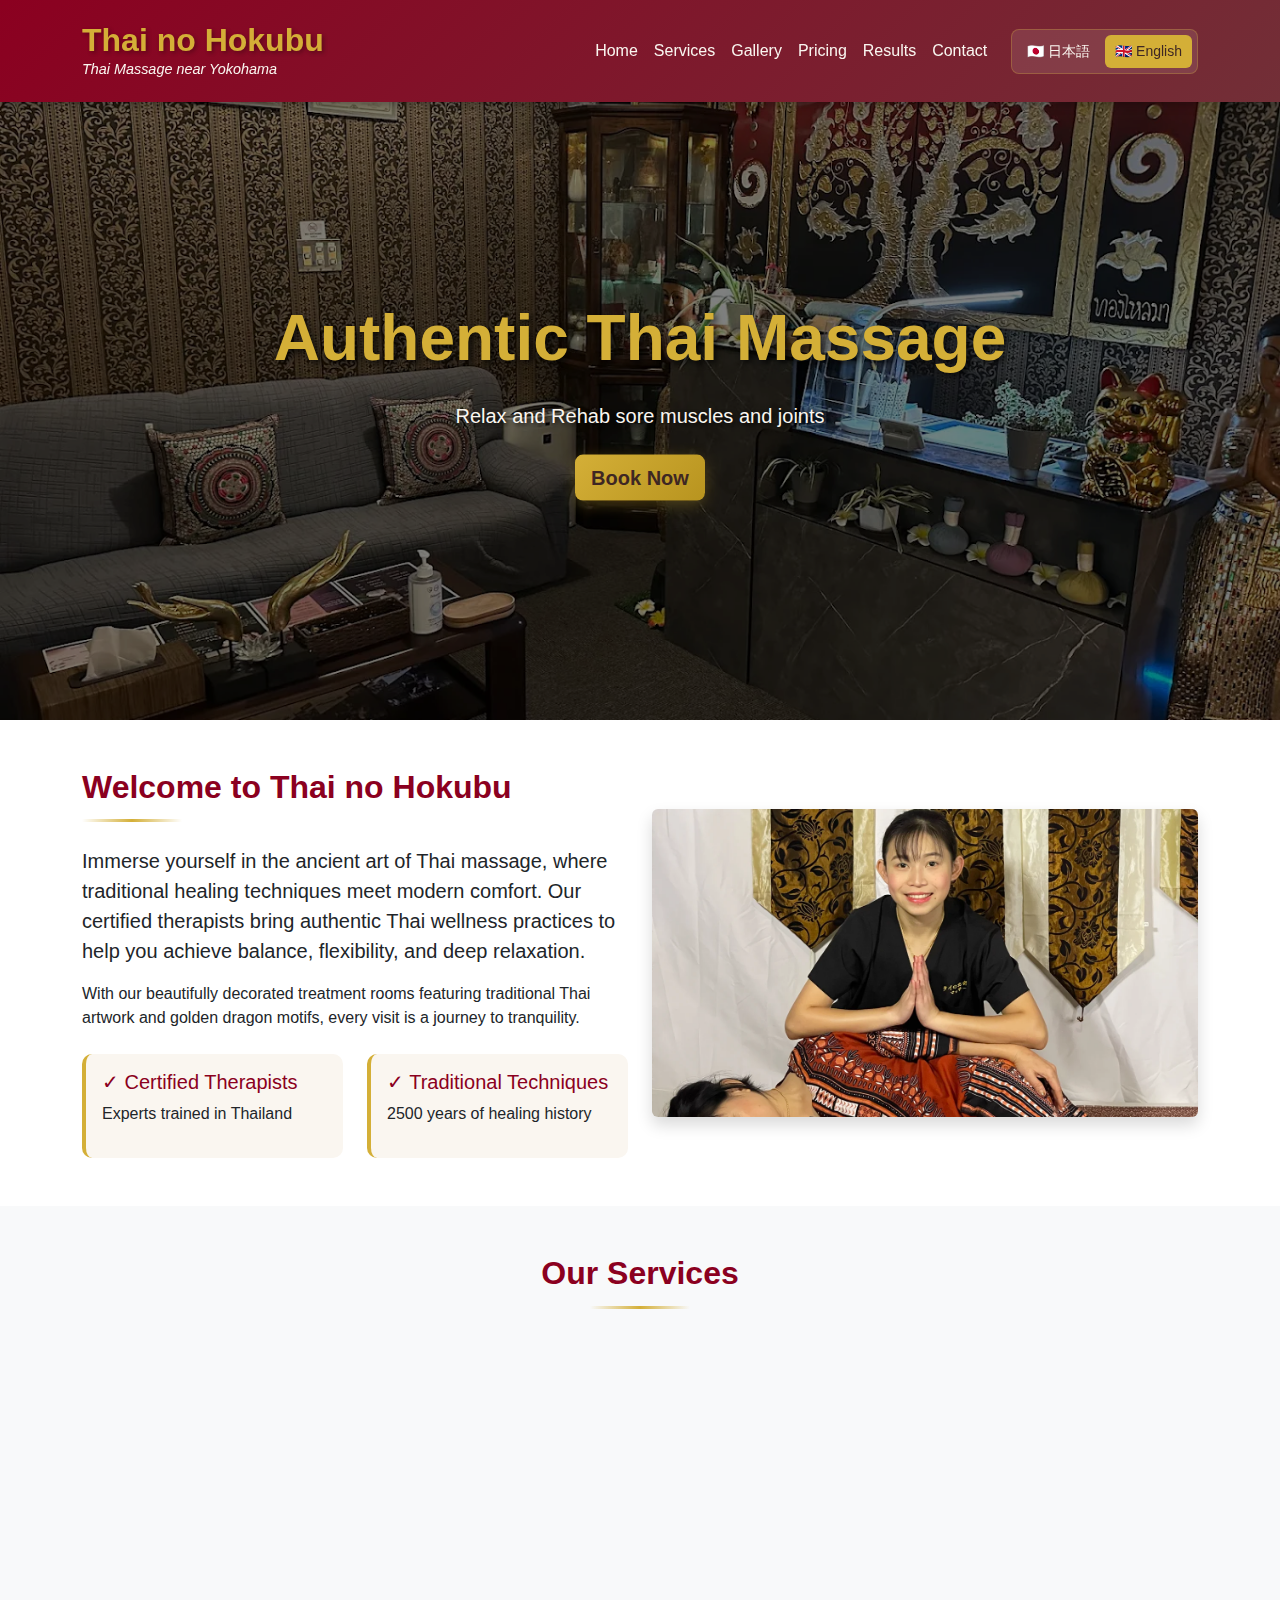
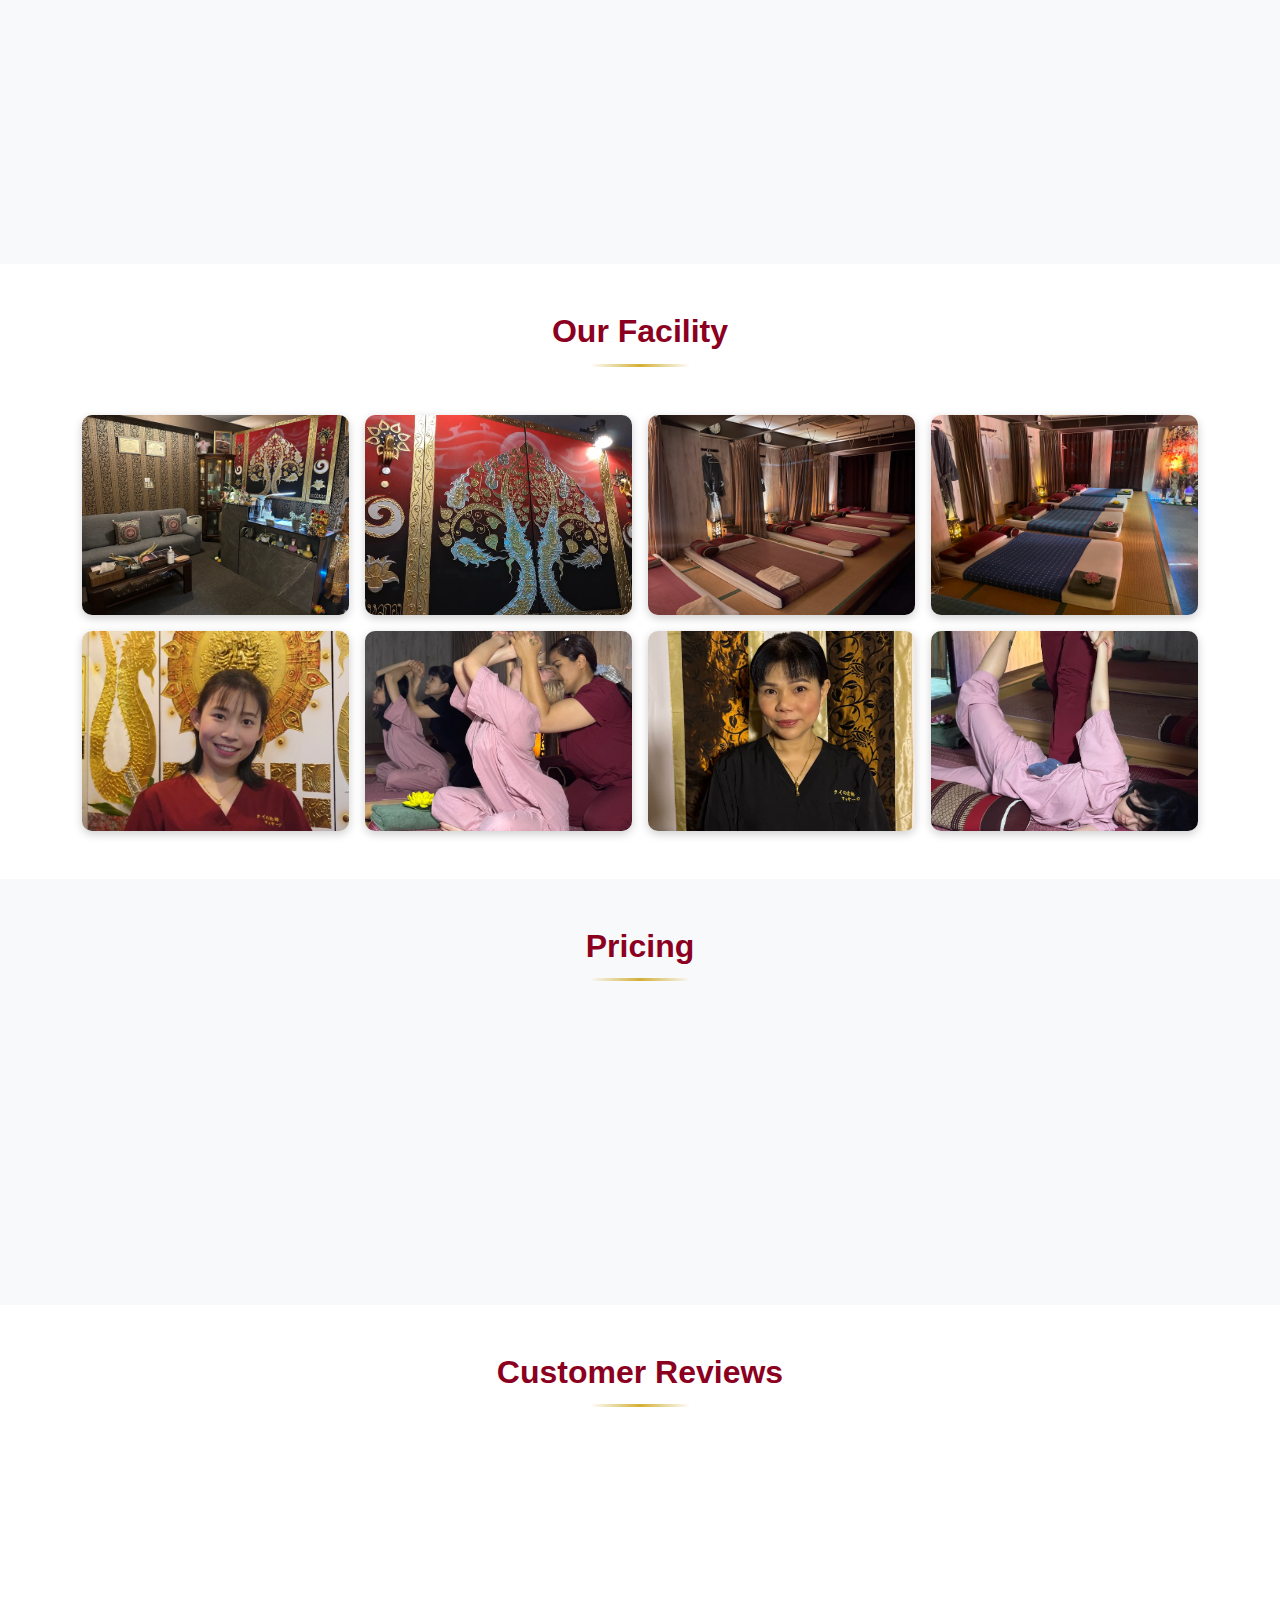
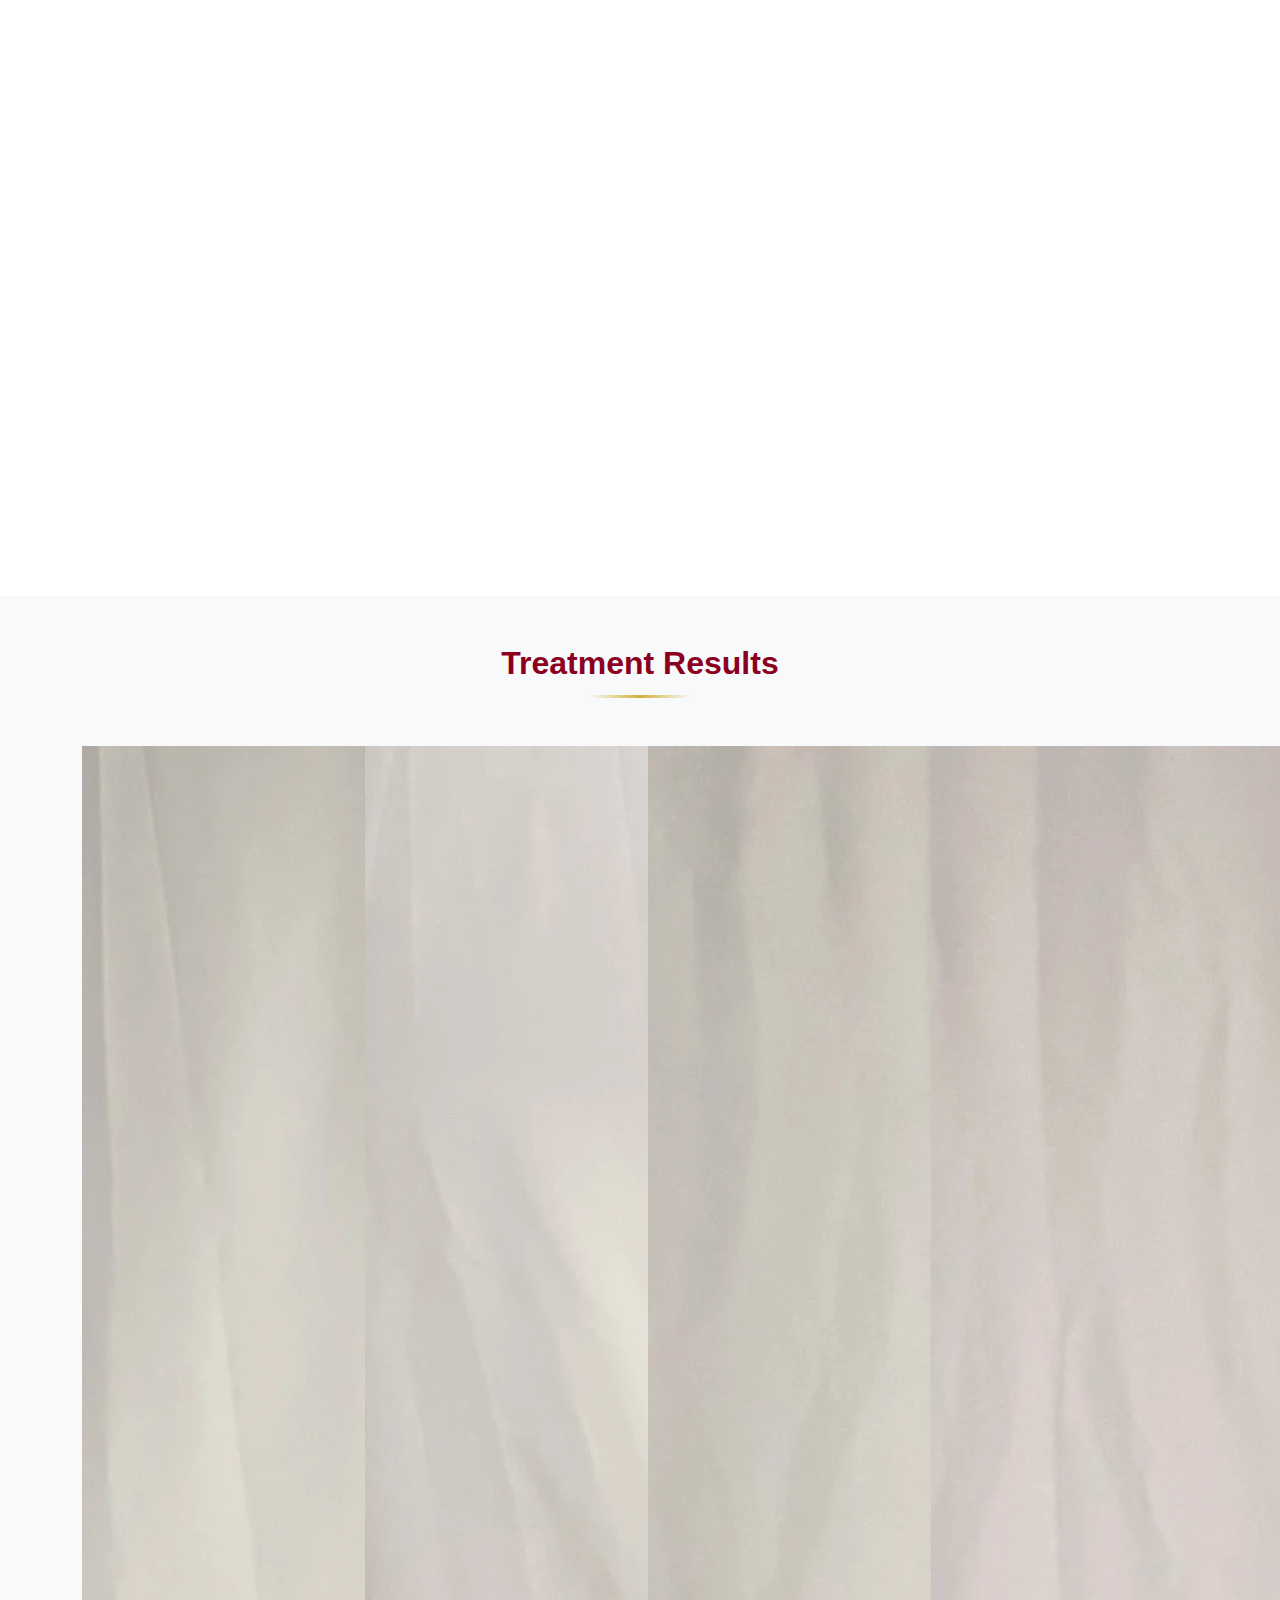
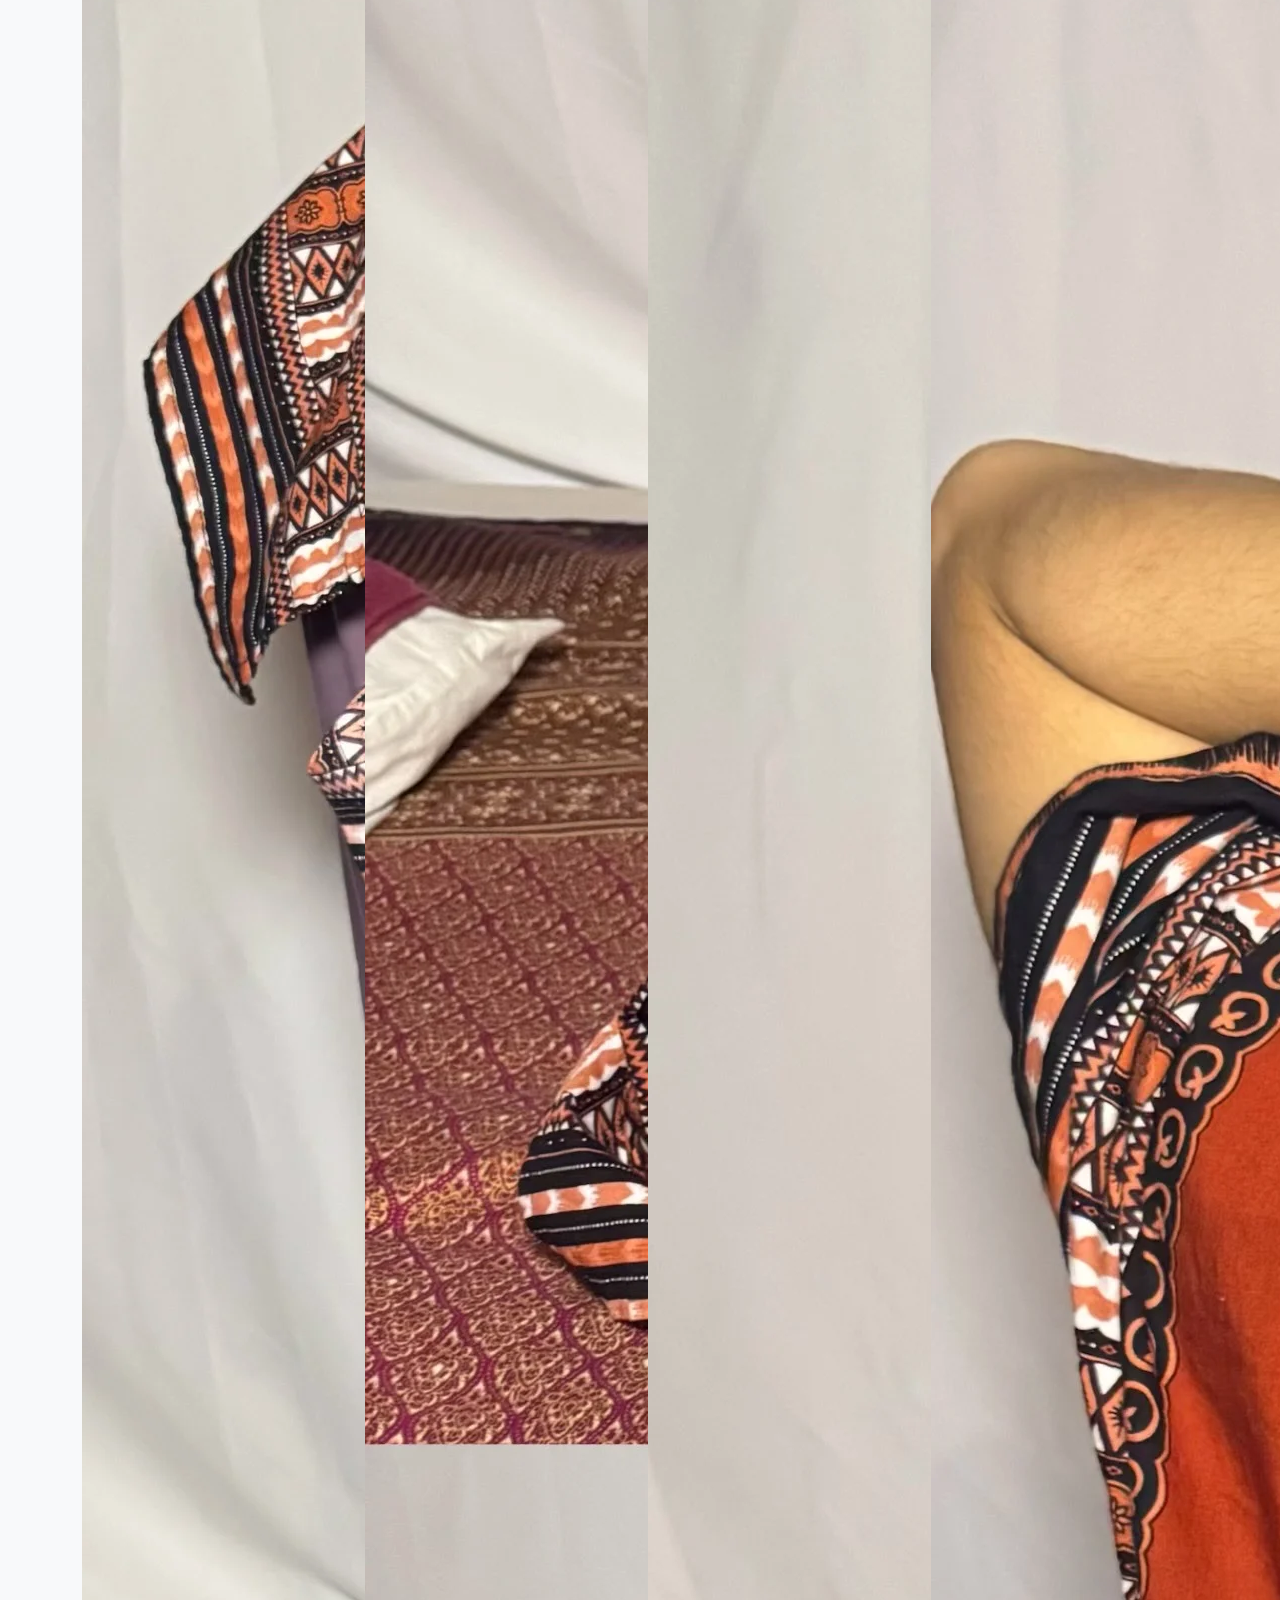
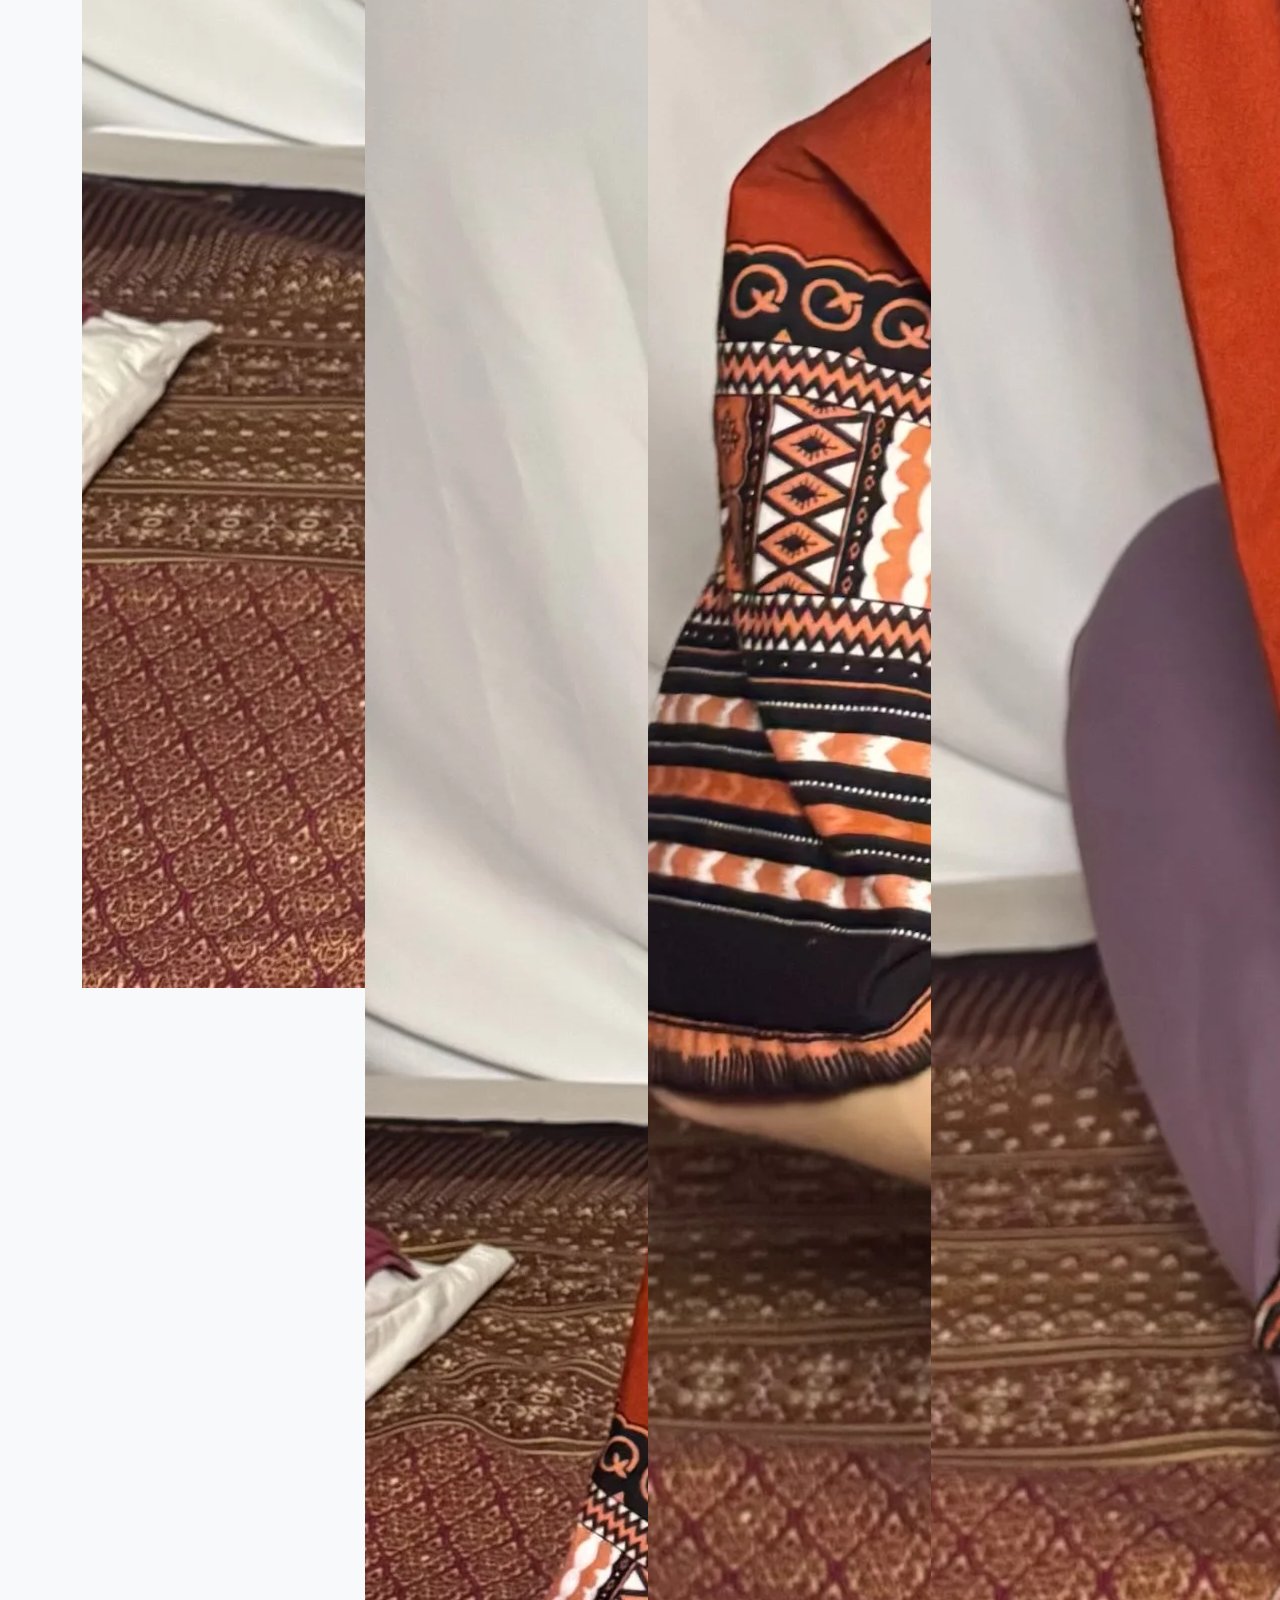
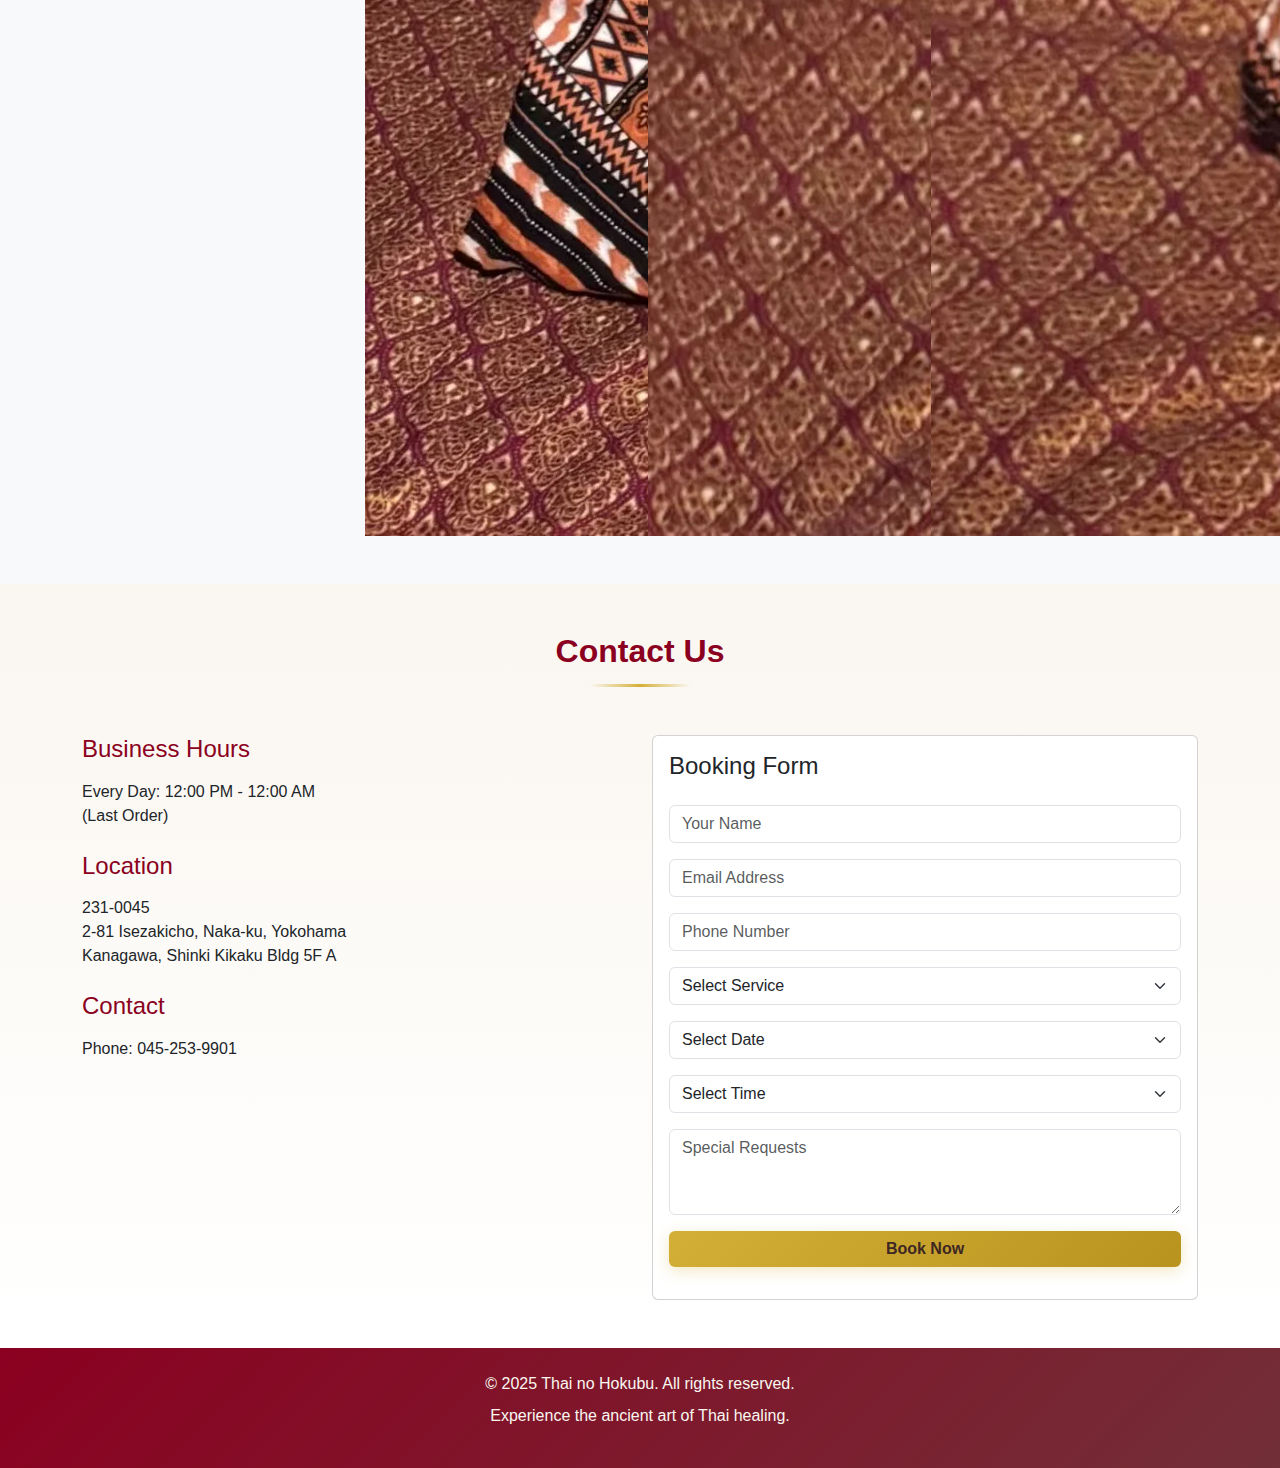
<file: en.html>
<!DOCTYPE html>
<html lang="en">
<head>
    <meta charset="UTF-8">
    <meta name="viewport" content="width=device-width, initial-scale=1.0">
    <title>Thai no Hokubu - Thai Massage near me</title>
    <link rel="stylesheet" href="css/bootstrap.min.css">
    <link rel="stylesheet" href="css/swiper-bundle.min.css">
    <link rel="stylesheet" href="styles.css">
</head>
<body>
    <nav class="navbar navbar-expand-lg navbar-dark fixed-top">
        <div class="container">
            <a class="navbar-brand" href="#">
                <h1 class="brand-name mb-0">Thai no Hokubu</h1>
                <small class="brand-subtitle">Thai Massage near Yokohama</small>
            </a>
            <button class="navbar-toggler" type="button" data-bs-toggle="collapse" data-bs-target="#navbarNav">
                <span class="navbar-toggler-icon"></span>
            </button>
            <div class="collapse navbar-collapse" id="navbarNav">
                <ul class="navbar-nav ms-auto">
                    <li class="nav-item"><a class="nav-link" href="#home">Home</a></li>
                    <li class="nav-item"><a class="nav-link" href="#services">Services</a></li>
                    <li class="nav-item"><a class="nav-link" href="#gallery">Gallery</a></li>
                    <li class="nav-item"><a class="nav-link" href="#pricing">Pricing</a></li>
                    <li class="nav-item"><a class="nav-link" href="#results">Results</a></li>
                    <li class="nav-item"><a class="nav-link" href="#contact">Contact</a></li>
                </ul>
                <div class="language-selector ms-3">
                    <a href="index.html" class="lang-link">🇯🇵 日本語</a>
                    <a href="#" class="lang-link active">🇬🇧 English</a>
                </div>
            </div>
        </div>
    </nav>

    <!-- Monday Promotion Banner -->
    <div id="mondayBanner" class="promo-banner alert alert-dismissible fade" role="alert">
        <div class="container">
            <div class="promo-content">
                <span class="promo-icon">🎉</span>
                <span class="promo-text"><strong>Monday's Only:</strong> 1000 yen off</span>
            </div>
            <button type="button" class="btn-close" data-bs-dismiss="alert" aria-label="Close"></button>
        </div>
    </div>

    <section id="home" class="hero">
        <div class="hero-static">
            <img src="images/thai-spa-reception-area-with-decorations.webp" class="d-block w-100" alt="Spa Reception">
            <div class="hero-overlay">
                <h2 class="display-3 fw-bold mb-4">Authentic Thai Massage</h2>
                <p class="lead mb-4">Relax and Rehab sore muscles and joints</p>
                <a href="#contact" class="btn btn-primary btn-lg">Book Now</a>
            </div>
        </div>
    </section>

    <section id="about" class="about py-5">
        <div class="container">
            <div class="row align-items-center">
                <div class="col-lg-6">
                    <h2 class="section-title mb-4">Welcome to Thai no Hokubu</h2>
                    <p class="lead">Immerse yourself in the ancient art of Thai massage, where traditional healing techniques meet modern comfort. Our certified therapists bring authentic Thai wellness practices to help you achieve balance, flexibility, and deep relaxation.</p>
                    <p>With our beautifully decorated treatment rooms featuring traditional Thai artwork and golden dragon motifs, every visit is a journey to tranquility.</p>
                    <div class="mt-4">
                        <div class="row">
                            <div class="col-6">
                                <div class="feature-box">
                                    <h5>✓ Certified Therapists</h5>
                                    <p>Experts trained in Thailand</p>
                                </div>
                            </div>
                            <div class="col-6">
                                <div class="feature-box">
                                    <h5>✓ Traditional Techniques</h5>
                                    <p>2500 years of healing history</p>
                                </div>
                            </div>
                        </div>
                    </div>
                </div>
                <div class="col-lg-6">
                    <img src="images/therapist-in-namaste-pose-with-traditional-clothing.webp" class="img-fluid rounded shadow" alt="Thai Therapist">
                </div>
            </div>
        </div>
    </section>

    <section id="services" class="services py-5 bg-light">
        <div class="container">
            <h2 class="section-title text-center mb-5">Our Services</h2>
            <div class="row g-4">
                <div class="col-md-6 col-lg-3">
                    <div class="card service-card h-100">
                        <img src="images/thai-massage-session-with-stretching-technique.webp" class="card-img-top" alt="Thai Massage">
                        <div class="card-body d-flex flex-column">
                            <h4 class="card-title">Traditional Thai Massage</h4>
                            <p class="card-text">Full body stretching and pressure point therapy combining yoga-like movements with deep tissue work.</p>
                            <div class="mt-auto">
                                <span class="badge bg-gold">70-130 min</span>
                            </div>
                        </div>
                    </div>
                </div>
                <div class="col-md-6 col-lg-3">
                    <div class="card service-card h-100">
                        <img src="images/foot-massage-with-oils-treatment.webp" class="card-img-top" alt="Foot Reflexology">
                        <div class="card-body d-flex flex-column">
                            <h4 class="card-title">Foot Reflexology</h4>
                            <p class="card-text">Targeted pressure point therapy on feet to promote healing and relaxation throughout the body.</p>
                            <div class="mt-auto">
                                <span class="badge bg-gold">60 min</span>
                            </div>
                        </div>
                    </div>
                </div>
                <div class="col-md-6 col-lg-3">
                    <div class="card service-card h-100">
                        <img src="images/aromatherapy-oil-massage.webp" class="card-img-top" alt="Oil Massage">
                        <div class="card-body d-flex flex-column">
                            <h4 class="card-title">Aromatherapy Oil Massage</h4>
                            <p class="card-text">Gentle flowing strokes with aromatic essential oils for deep relaxation and stress relief.</p>
                            <div class="mt-auto">
                                <span class="badge bg-gold">70-130 min</span>
                            </div>
                        </div>
                    </div>
                </div>
                <div class="col-md-6 col-lg-3">
                    <div class="card service-card h-100">
                        <img src="images/therapist-performing-back-massage-treatment.webp" class="card-img-top" alt="Thai + Aroma Combo">
                        <div class="card-body d-flex flex-column">
                            <h4 class="card-title">Thai + Aroma Oil Combo</h4>
                            <p class="card-text">Luxurious combination of traditional Thai massage and aromatherapy oil massage for ultimate relaxation.</p>
                            <div class="mt-auto">
                                <span class="badge bg-gold">70-130 min</span>
                            </div>
                        </div>
                    </div>
                </div>
            </div>
        </div>
    </section>

    <section id="gallery" class="gallery py-5">
        <div class="container">
            <h2 class="section-title text-center mb-5">Our Facility</h2>
            <div class="gallery-grid">
                <img src="images/thai-spa-reception-area-with-decorations.webp" class="gallery-thumb" alt="Reception Area" data-bs-toggle="modal" data-bs-target="#galleryModal">
                <img src="images/ornate-thai-dragon-artwork-on-red-ceiling.webp" class="gallery-thumb" alt="Thai Dragon Artwork" data-bs-toggle="modal" data-bs-target="#galleryModal">
                <img src="images/traditional-thai-massage-treatment-room.webp" class="gallery-thumb" alt="Treatment Room" data-bs-toggle="modal" data-bs-target="#galleryModal">
                <img src="images/massage-room-with-multiple-treatment-beds.webp" class="gallery-thumb" alt="Massage Room" data-bs-toggle="modal" data-bs-target="#galleryModal">
                <img src="images/therapist-in-red-uniform-with-dragon-decor.webp" class="gallery-thumb" alt="Therapist" data-bs-toggle="modal" data-bs-target="#galleryModal">
                <img src="images/group-massage-class-with-multiple-clients.webp" class="gallery-thumb" alt="Group Session" data-bs-toggle="modal" data-bs-target="#galleryModal">
                <img src="images/therapist-portrait-with-golden-curtains.webp" class="gallery-thumb" alt="Therapist Portrait" data-bs-toggle="modal" data-bs-target="#galleryModal">
                <img src="images/thai-massage-leg-stretching-session.webp" class="gallery-thumb" alt="Leg Stretching Session" data-bs-toggle="modal" data-bs-target="#galleryModal">
            </div>
        </div>
    </section>

    <section id="pricing" class="pricing py-5 bg-light">
        <div class="container">
            <h2 class="section-title text-center mb-5">Pricing</h2>
            <div class="row g-4">
                <div class="col-lg-3" id="thai-massage">
                    <div class="card pricing-card h-100">
                        <div class="card-header text-center">
                            <h3>Traditional Thai Massage</h3>
                        </div>
                        <div class="card-body">
                            <ul class="list-unstyled">
                                <li class="price-item d-flex justify-content-between py-2">
                                    <span>70 minutes</span>
                                    <span class="price fw-bold">¥5,000</span>
                                </li>
                                <li class="price-item d-flex justify-content-between py-2">
                                    <span>100 minutes</span>
                                    <span class="price fw-bold">¥7,000</span>
                                </li>
                                <li class="price-item d-flex justify-content-between py-2">
                                    <span>130 minutes</span>
                                    <span class="price fw-bold">¥9,000</span>
                                </li>
                            </ul>
                        </div>
                    </div>
                </div>
                <div class="col-lg-3" id="aroma-oil">
                    <div class="card pricing-card h-100">
                        <div class="card-header text-center">
                            <h3>Aroma Oil</h3>
                        </div>
                        <div class="card-body">
                            <ul class="list-unstyled">
                                <li class="price-item d-flex justify-content-between py-2">
                                    <span>70 minutes</span>
                                    <span class="price fw-bold">¥9,000</span>
                                </li>
                                <li class="price-item d-flex justify-content-between py-2">
                                    <span>100 minutes</span>
                                    <span class="price fw-bold">¥13,000</span>
                                </li>
                                <li class="price-item d-flex justify-content-between py-2">
                                    <span>130 minutes</span>
                                    <span class="price fw-bold">¥16,000</span>
                                </li>
                            </ul>
                        </div>
                    </div>
                </div>
                <div class="col-lg-3" id="thai-oil-combo">
                    <div class="card pricing-card h-100">
                        <div class="card-header text-center">
                            <h3>Thai + Aroma Oil</h3>
                        </div>
                        <div class="card-body">
                            <ul class="list-unstyled">
                                <li class="price-item d-flex justify-content-between py-2">
                                    <span>70 minutes</span>
                                    <span class="price fw-bold">¥8,000</span>
                                </li>
                                <li class="price-item d-flex justify-content-between py-2">
                                    <span>100 minutes</span>
                                    <span class="price fw-bold">¥12,000</span>
                                </li>
                                <li class="price-item d-flex justify-content-between py-2">
                                    <span>130 minutes</span>
                                    <span class="price fw-bold">¥15,000</span>
                                </li>
                            </ul>
                        </div>
                    </div>
                </div>
                <div class="col-lg-3" id="foot-massage">
                    <div class="card pricing-card h-100">
                        <div class="card-header text-center">
                            <h3>Foot Massage</h3>
                        </div>
                        <div class="card-body">
                            <ul class="list-unstyled">
                                <li class="price-item d-flex justify-content-between py-2">
                                    <span>60 minutes</span>
                                    <span class="price fw-bold">¥6,000</span>
                                </li>
                            </ul>
                        </div>
                    </div>
                </div>
            </div>
        </div>
    </section>

    <section class="testimonials py-5">
        <div class="container">
            <h2 class="section-title text-center mb-5">Customer Reviews</h2>
            <div class="row g-4">
                <div class="col-md-4">
                    <div class="card testimonial-card h-100">
                        <div class="card-body">
                            <div class="mb-3">
                                <span class="text-warning">★★★★★</span>
                            </div>
                            <p class="card-text">"I always come to this shop. It recently opened new location but it's a trustworthy place. The staff's massage techniques are excellent and I'm very satisfied every time."</p>
                            <footer class="blockquote-footer">Takuo Uchida</footer>
                        </div>
                    </div>
                </div>
                <div class="col-md-4">
                    <div class="card testimonial-card h-100">
                        <div class="card-body">
                            <div class="mb-3">
                                <span class="text-warning">★★★★★</span>
                            </div>
                            <p class="card-text">"Highly recommended for those who like strong massages! I went with severe shoulder stiffness and whole body fatigue, but the pressure was just right and they pressed the pressure points firmly. I felt very refreshed afterward."</p>
                            <footer class="blockquote-footer">MNA URK</footer>
                        </div>
                    </div>
                </div>
                <div class="col-md-4">
                    <div class="card testimonial-card h-100">
                        <div class="card-body">
                            <div class="mb-3">
                                <span class="text-warning">★★★★★</span>
                            </div>
                            <p class="card-text">"First visit after Lakkun on the 7th floor. The wonderful technique reminded me of the therapist at the Tongkun Chinatown branch - the best therapist I've ever had. Great value, clean, and I want to come regularly."</p>
                            <footer class="blockquote-footer">Tetsuichi Taniguchi</footer>
                        </div>
                    </div>
                </div>
                <div class="col-md-4">
                    <div class="card testimonial-card h-100">
                        <div class="card-body">
                            <div class="mb-3">
                                <span class="text-warning">★★★★★</span>
                            </div>
                            <p class="card-text">"This is the best traditional thai massage near me in Yokohama!"</p>
                            <footer class="blockquote-footer">Jake C</footer>
                        </div>
                    </div>
                </div>
                <div class="col-md-4">
                    <div class="card testimonial-card h-100">
                        <div class="card-body">
                            <div class="mb-3">
                                <span class="text-warning">★★★★★</span>
                            </div>
                            <p class="card-text">"So good I go twice a week!! It hurts but feels great!"</p>
                            <footer class="blockquote-footer">U!DA!</footer>
                        </div>
                    </div>
                </div>
                <div class="col-md-4">
                    <div class="card testimonial-card h-100">
                        <div class="card-body">
                            <div class="mb-3">
                                <span class="text-warning">★★★★★</span>
                            </div>
                            <p class="card-text">"Spacious, clean and comfortable! The staff were kind and the massage felt great! I felt refreshed afterward. Thank you."</p>
                            <footer class="blockquote-footer">S Shizuka</footer>
                        </div>
                    </div>
                </div>
                <div class="col-md-4">
                    <div class="card testimonial-card h-100">
                        <div class="card-body">
                            <div class="mb-3">
                                <span class="text-warning">★★★★★</span>
                            </div>
                            <p class="card-text">"Very skilled massage in a clean massage room"</p>
                            <footer class="blockquote-footer">Akira Kato</footer>
                        </div>
                    </div>
                </div>
                <div class="col-md-4">
                    <div class="card testimonial-card h-100">
                        <div class="card-body">
                            <div class="mb-3">
                                <span class="text-warning">★★★★★</span>
                            </div>
                            <p class="card-text">"My tired body feels so much better. The treatment is authentic, and I definitely want to come back when I'm tired. The staff work so hard and leave a great impression♪"</p>
                            <footer class="blockquote-footer">NW</footer>
                        </div>
                    </div>
                </div>
                <div class="col-md-4">
                    <div class="card testimonial-card h-100">
                        <div class="card-body">
                            <div class="mb-3">
                                <span class="text-warning">★★★★★</span>
                            </div>
                            <p class="card-text">"There are very good staff members, and I feel healed. The massage is skillful and my body feels lighter. From now on, I will visit regularly."</p>
                            <footer class="blockquote-footer">45 54clean</footer>
                        </div>
                    </div>
                </div>
            </div>
        </div>
    </section>

    <section id="results" class="results py-5 bg-light">
        <div class="container">
            <h2 class="section-title text-center mb-5">Treatment Results</h2>
            <div class="gallery-grid">
                <img src="images/results/1.webp" class="results-thumb" alt="Treatment Result 1" data-bs-toggle="modal" data-bs-target="#resultsModal">
                <img src="images/results/2.webp" class="results-thumb" alt="Treatment Result 2" data-bs-toggle="modal" data-bs-target="#resultsModal">
                <img src="images/results/3.webp" class="results-thumb" alt="Treatment Result 3" data-bs-toggle="modal" data-bs-target="#resultsModal">
                <img src="images/results/4.webp" class="results-thumb" alt="Treatment Result 4" data-bs-toggle="modal" data-bs-target="#resultsModal">
            </div>
        </div>
    </section>

    <section id="contact" class="contact py-5">
        <div class="container">
            <h2 class="section-title text-center mb-5">Contact Us</h2>
            <div class="row">
                <div class="col-lg-6">
                    <div class="info-section">
                        <div class="mb-4">
                            <h4>Business Hours</h4>
                            <p>Every Day: 12:00 PM - 12:00 AM<br>
                            (Last Order)</p>
                        </div>
                        <div class="mb-4">
                            <h4>Location</h4>
                            <p>231-0045<br>
                            2-81 Isezakicho, Naka-ku, Yokohama<br>
                            Kanagawa, Shinki Kikaku Bldg 5F A</p>
                        </div>
                        <div class="mb-4">
                            <h4>Contact</h4>
                            <p>Phone: 045-253-9901</p>
                        </div>
                    </div>
                </div>
                <div class="col-lg-6">
                    <div class="card">
                        <div class="card-body">
                            <h4 class="card-title mb-4">Booking Form</h4>
                            <form id="bookingForm" action="https://formspree.io/f/mgvlrpdd" method="POST">
                                <div class="mb-3">
                                    <input type="text" name="name" class="form-control" placeholder="Your Name" required>
                                </div>
                                <div class="mb-3">
                                    <input type="email" name="email" class="form-control" placeholder="Email Address" required>
                                </div>
                                <div class="mb-3">
                                    <input type="tel" name="phone" class="form-control" placeholder="Phone Number" required>
                                </div>
                                <div class="mb-3">
                                    <select name="service" class="form-select" required>
                                        <option value="">Select Service</option>
                                        <option>Traditional Thai Massage</option>
                                        <option>Aroma Oil</option>
                                        <option>Thai + Aroma Oil</option>
                                        <option>Foot Massage</option>
                                    </select>
                                </div>
                                <div class="mb-3">
                                    <select name="date" class="form-select" id="dateSelect" required>
                                        <option value="">Select Date</option>
                                    </select>
                                </div>
                                <div class="mb-3">
                                    <select name="time" class="form-select" id="timeSelect" required>
                                        <option value="">Select Time</option>
                                        <option value="12:00">12:00 PM</option>
                                        <option value="12:30">12:30 PM</option>
                                        <option value="13:00">1:00 PM</option>
                                        <option value="13:30">1:30 PM</option>
                                        <option value="14:00">2:00 PM</option>
                                        <option value="14:30">2:30 PM</option>
                                        <option value="15:00">3:00 PM</option>
                                        <option value="15:30">3:30 PM</option>
                                        <option value="16:00">4:00 PM</option>
                                        <option value="16:30">4:30 PM</option>
                                        <option value="17:00">5:00 PM</option>
                                        <option value="17:30">5:30 PM</option>
                                        <option value="18:00">6:00 PM</option>
                                        <option value="18:30">6:30 PM</option>
                                        <option value="19:00">7:00 PM</option>
                                        <option value="19:30">7:30 PM</option>
                                        <option value="20:00">8:00 PM</option>
                                        <option value="20:30">8:30 PM</option>
                                        <option value="21:00">9:00 PM</option>
                                        <option value="21:30">9:30 PM</option>
                                        <option value="22:00">10:00 PM</option>
                                        <option value="22:30">10:30 PM</option>
                                        <option value="23:00">11:00 PM</option>
                                        <option value="23:30">11:30 PM</option>
                                        <option value="00:00">12:00 AM (Last Order)</option>
                                    </select>
                                </div>
                                <div class="mb-3">
                                    <textarea name="message" class="form-control" rows="3" placeholder="Special Requests"></textarea>
                                </div>
                                <button type="submit" class="btn btn-primary w-100" id="bookingForm-button">Book Now</button>
                                <p id="bookingForm-status" class="mt-3 text-center"></p>
                            </form>
                        </div>
                    </div>
                </div>
            </div>
        </div>
    </section>

    <footer class="footer py-4">
        <div class="container text-center">
            <p class="mb-2">&copy; 2025 Thai no Hokubu. All rights reserved.</p>
            <p>Experience the ancient art of Thai healing.</p>
        </div>
    </footer>

    <div class="modal fade" id="bookingModal" tabindex="-1">
        <div class="modal-dialog">
            <div class="modal-content">
                <div class="modal-header">
                    <h5 class="modal-title">Quick Booking</h5>
                    <button type="button" class="btn-close" data-bs-dismiss="modal"></button>
                </div>
                <div class="modal-body">
                    <form id="quickBookingForm" action="https://formspree.io/f/mgvlrpdd" method="POST">
                        <div class="mb-3">
                            <input type="text" name="name" class="form-control" placeholder="Your Name" required>
                        </div>
                        <div class="mb-3">
                            <input type="tel" name="phone" class="form-control" placeholder="Phone Number" required>
                        </div>
                        <div class="mb-3">
                            <select name="service" class="form-select" required>
                                <option value="">Select Service</option>
                                <option>Traditional Thai Massage (70 min)</option>
                                <option>Traditional Thai Massage (100 min)</option>
                                <option>Traditional Thai Massage (130 min)</option>
                                <option>Aroma Oil</option>
                                <option>Foot Massage</option>
                            </select>
                        </div>
                        <button type="submit" class="btn btn-primary w-100" id="quickBookingForm-button">Book Now</button>
                        <p id="quickBookingForm-status" class="mt-3 text-center"></p>
                    </form>
                </div>
            </div>
        </div>
    </div>

    <div class="modal fade" id="serviceModal" tabindex="-1">
        <div class="modal-dialog modal-lg modal-dialog-centered">
            <div class="modal-content">
                <div class="modal-header">
                    <h5 class="modal-title" id="serviceModalTitle"></h5>
                    <button type="button" class="btn-close" data-bs-dismiss="modal"></button>
                </div>
                <div class="modal-body">
                    <img id="serviceModalImage" class="img-fluid mb-3" alt="">
                    <p id="serviceModalDescription"></p>
                    <div id="serviceModalDetails"></div>
                </div>
                <div class="modal-footer">
                    <button type="button" class="btn btn-secondary" data-bs-dismiss="modal">Close</button>
                    <button type="button" class="btn btn-primary" data-bs-toggle="modal" data-bs-target="#bookingModal">Book Now</button>
                </div>
            </div>
        </div>
    </div>

    <div class="modal fade" id="resultsModal" tabindex="-1">
        <div class="modal-dialog modal-xl modal-dialog-centered">
            <div class="modal-content">
                <div class="modal-body p-0">
                    <div class="swiper resultsModalSwiper">
                        <div class="swiper-wrapper">
                            <div class="swiper-slide">
                                <img src="images/results/1.webp" alt="Treatment Result 1">
                            </div>
                            <div class="swiper-slide">
                                <img src="images/results/2.webp" alt="Treatment Result 2">
                            </div>
                            <div class="swiper-slide">
                                <img src="images/results/3.webp" alt="Treatment Result 3">
                            </div>
                            <div class="swiper-slide">
                                <img src="images/results/4.webp" alt="Treatment Result 4">
                            </div>
                        </div>
                        <div class="swiper-button-next"></div>
                        <div class="swiper-button-prev"></div>
                        <div class="swiper-pagination"></div>
                    </div>
                    <button type="button" class="btn-close position-absolute top-0 end-0 m-3" data-bs-dismiss="modal" style="z-index: 9999; background: white;"></button>
                </div>
            </div>
        </div>
    </div>

    <div class="modal fade" id="galleryModal" tabindex="-1">
        <div class="modal-dialog modal-xl modal-dialog-centered">
            <div class="modal-content">
                <div class="modal-body p-0">
                    <div class="swiper galleryModalSwiper">
                        <div class="swiper-wrapper">
                            <div class="swiper-slide">
                                <img src="images/thai-spa-reception-area-with-decorations.webp" alt="Reception Area">
                            </div>
                            <div class="swiper-slide">
                                <img src="images/ornate-thai-dragon-artwork-on-red-ceiling.webp" alt="Thai Dragon Artwork">
                            </div>
                            <div class="swiper-slide">
                                <img src="images/traditional-thai-massage-treatment-room.webp" alt="Treatment Room">
                            </div>
                            <div class="swiper-slide">
                                <img src="images/massage-room-with-multiple-treatment-beds.webp" alt="Massage Room">
                            </div>
                            <div class="swiper-slide">
                                <img src="images/therapist-in-red-uniform-with-dragon-decor.webp" alt="Therapist">
                            </div>
                            <div class="swiper-slide">
                                <img src="images/group-massage-class-with-multiple-clients.webp" alt="Group Session">
                            </div>
                            <div class="swiper-slide">
                                <img src="images/therapist-portrait-with-golden-curtains.webp" alt="Therapist Portrait">
                            </div>
                            <div class="swiper-slide">
                                <img src="images/thai-massage-leg-stretching-session.webp" alt="Leg Stretching Session">
                            </div>
                        </div>
                        <div class="swiper-button-next"></div>
                        <div class="swiper-button-prev"></div>
                        <div class="swiper-pagination"></div>
                    </div>
                    <button type="button" class="btn-close position-absolute top-0 end-0 m-3" data-bs-dismiss="modal" style="z-index: 9999; background: white;"></button>
                </div>
            </div>
        </div>
    </div>

    <script src="js/bootstrap.bundle.min.js"></script>
    <script src="js/swiper-bundle.min.js"></script>
    <script src="script-en.js"></script>
    
    <!-- Formspree submission handler -->
    <script>
        // Populate date dropdown with next 14 days
        function populateDateDropdown() {
            var dateSelect = document.getElementById('dateSelect');
            if (!dateSelect) return;
            
            var today = new Date();
            var days = ['Sun', 'Mon', 'Tue', 'Wed', 'Thu', 'Fri', 'Sat'];
            var months = ['Jan', 'Feb', 'Mar', 'Apr', 'May', 'Jun', 'Jul', 'Aug', 'Sep', 'Oct', 'Nov', 'Dec'];
            
            for (var i = 0; i < 14; i++) {
                var date = new Date(today);
                date.setDate(today.getDate() + i);
                
                var dayName = days[date.getDay()];
                var monthName = months[date.getMonth()];
                var dayNum = date.getDate();
                
                var option = document.createElement('option');
                option.value = date.toISOString().split('T')[0];
                
                if (i === 0) {
                    option.text = dayName + ' ' + monthName + ' ' + dayNum + ' (Today)';
                } else if (i === 1) {
                    option.text = dayName + ' ' + monthName + ' ' + dayNum + ' (Tomorrow)';
                } else {
                    option.text = dayName + ' ' + monthName + ' ' + dayNum;
                }
                
                dateSelect.appendChild(option);
            }
        }
        
        // Call on page load
        document.addEventListener('DOMContentLoaded', populateDateDropdown);
        
        // Handle main booking form
        var bookingForm = document.getElementById("bookingForm");
        if (bookingForm) {
            bookingForm.addEventListener("submit", async function(event) {
                event.preventDefault();
                var status = document.getElementById("bookingForm-status");
                var button = document.getElementById("bookingForm-button");
                var data = new FormData(event.target);
                
                button.disabled = true;
                button.textContent = "Sending...";
                
                fetch(event.target.action, {
                    method: bookingForm.method,
                    body: data,
                    headers: {
                        'Accept': 'application/json'
                    }
                }).then(response => {
                    if (response.ok) {
                        status.innerHTML = "<span class='text-success'>Thank you for your booking! We'll contact you soon.</span>";
                        bookingForm.reset();
                    } else {
                        response.json().then(data => {
                            if (Object.hasOwn(data, 'errors')) {
                                status.innerHTML = "<span class='text-danger'>" + data["errors"].map(error => error["message"]).join(", ") + "</span>";
                            } else {
                                status.innerHTML = "<span class='text-danger'>There was a problem submitting your form. Please call us to book.</span>";
                            }
                        });
                    }
                }).catch(error => {
                    status.innerHTML = "<span class='text-danger'>There was a problem submitting your form. Please call us to book.</span>";
                }).finally(() => {
                    button.disabled = false;
                    button.textContent = "Book Now";
                });
            });
        }
        
        // Handle quick booking form
        var quickForm = document.getElementById("quickBookingForm");
        if (quickForm) {
            quickForm.addEventListener("submit", async function(event) {
                event.preventDefault();
                var status = document.getElementById("quickBookingForm-status");
                var button = document.getElementById("quickBookingForm-button");
                var data = new FormData(event.target);
                
                button.disabled = true;
                button.textContent = "Sending...";
                
                fetch(event.target.action, {
                    method: quickForm.method,
                    body: data,
                    headers: {
                        'Accept': 'application/json'
                    }
                }).then(response => {
                    if (response.ok) {
                        status.innerHTML = "<span class='text-success'>Thank you for your booking!</span>";
                        quickForm.reset();
                        setTimeout(() => {
                            bootstrap.Modal.getInstance(document.getElementById('bookingModal')).hide();
                        }, 2000);
                    } else {
                        response.json().then(data => {
                            if (Object.hasOwn(data, 'errors')) {
                                status.innerHTML = "<span class='text-danger'>" + data["errors"].map(error => error["message"]).join(", ") + "</span>";
                            } else {
                                status.innerHTML = "<span class='text-danger'>There was a problem submitting your form.</span>";
                            }
                        });
                    }
                }).catch(error => {
                    status.innerHTML = "<span class='text-danger'>There was a problem submitting your form.</span>";
                }).finally(() => {
                    button.disabled = false;
                    button.textContent = "Book Now";
                });
            });
        }
    </script>
</body>
</html>
</file>
<file: styles.css>
:root {
    --gold: #d4af37;
    --dark-gold: #b8941f;
    --red: #c41e3a;
    --dark-red: #8b0020;
    --burgundy: #722f37;
    --cream: #faf6f0;
    --dark-brown: #3e2723;
    --white: #ffffff;
    --black: #1a1a1a;
}

body {
    font-family: 'Noto Sans JP', 'Hiragino Sans', 'Yu Gothic', sans-serif;
    padding-top: 80px;
}

.navbar {
    background: linear-gradient(135deg, var(--dark-red) 0%, var(--burgundy) 100%);
    box-shadow: 0 2px 10px rgba(0,0,0,0.3);
    padding: 1rem 0;
}

.navbar-brand {
    display: flex;
    flex-direction: column;
    text-decoration: none !important;
}

.brand-name {
    color: var(--gold) !important;
    font-size: 2rem;
    font-weight: bold;
    text-shadow: 2px 2px 4px rgba(0,0,0,0.3);
    margin: 0;
}

.brand-subtitle {
    color: var(--cream);
    font-size: 0.9rem;
    font-style: italic;
}

.navbar-nav .nav-link {
    color: var(--cream) !important;
    transition: color 0.3s ease;
    position: relative;
    font-weight: 500;
}

.navbar-nav .nav-link:hover {
    color: var(--gold) !important;
}

.navbar-nav .nav-link::after {
    content: '';
    position: absolute;
    bottom: -5px;
    left: 0;
    width: 0;
    height: 2px;
    background-color: var(--gold);
    transition: width 0.3s ease;
}

.navbar-nav .nav-link:hover::after {
    width: 100%;
}

.hero {
    margin-top: -80px;
    padding-top: 80px;
    position: relative;
    height: 80vh;
}

.hero-static {
    position: relative;
    height: 100%;
}

.hero-static img {
    width: 100%;
    height: 100%;
    object-fit: cover;
    filter: brightness(0.5);
}

.hero-overlay {
    position: absolute;
    top: 50%;
    left: 50%;
    transform: translate(-50%, -50%);
    text-align: center;
    width: 100%;
    padding: 0 20px;
}

.hero-overlay h2 {
    color: var(--gold);
    text-shadow: 3px 3px 6px rgba(0,0,0,0.7);
}

.hero-overlay p {
    color: var(--cream);
    text-shadow: 2px 2px 4px rgba(0,0,0,0.7);
}

.galleryModalSwiper .swiper-slide {
    text-align: center;
    display: flex;
    justify-content: center;
    align-items: center;
}

.galleryModalSwiper .swiper-slide img {
    max-width: 100%;
    max-height: 80vh;
    object-fit: contain;
}

.btn-primary {
    background: linear-gradient(135deg, var(--gold) 0%, var(--dark-gold) 100%);
    border: none;
    color: var(--dark-brown);
    font-weight: bold;
    transition: all 0.3s ease;
    box-shadow: 0 4px 15px rgba(212, 175, 55, 0.3);
}

.btn-primary:hover {
    background: linear-gradient(135deg, var(--dark-gold) 0%, var(--gold) 100%);
    transform: translateY(-2px);
    box-shadow: 0 6px 20px rgba(212, 175, 55, 0.4);
    color: var(--dark-brown);
}

.section-title {
    color: var(--dark-red);
    position: relative;
    padding-bottom: 1rem;
    font-weight: bold;
}

.section-title::after {
    content: '';
    position: absolute;
    bottom: 0;
    left: 50%;
    transform: translateX(-50%);
    width: 100px;
    height: 3px;
    background: linear-gradient(90deg, transparent, var(--gold), transparent);
}

.section-title.text-center::after {
    left: 50%;
}

.section-title:not(.text-center)::after {
    left: 0;
    transform: none;
}

.about {
    background-color: var(--white);
}

.feature-box {
    padding: 1rem;
    background: var(--cream);
    border-radius: 10px;
    border-left: 4px solid var(--gold);
}

.feature-box h5 {
    color: var(--dark-red);
    margin-bottom: 0.5rem;
}

.service-card {
    border: 1px solid var(--gold);
    transition: transform 0.3s ease, box-shadow 0.3s ease;
}

.service-card:hover {
    transform: translateY(-5px);
    box-shadow: 0 10px 30px rgba(0,0,0,0.2);
}

.service-card .card-img-top {
    height: 200px;
    object-fit: cover;
}

.service-card .card-title {
    color: var(--dark-red);
}

.bg-gold {
    background-color: var(--gold) !important;
    color: var(--dark-brown) !important;
}

.gallery-item {
    overflow: hidden;
    border-radius: 10px;
    box-shadow: 0 5px 15px rgba(0,0,0,0.2);
    transition: transform 0.3s ease;
}

.gallery-item:hover {
    transform: scale(1.05);
}

.gallery-item img {
    transition: transform 0.3s ease;
}

.gallery-item:hover img {
    transform: scale(1.1);
}

.pricing-card {
    border: 2px solid var(--gold);
    transition: transform 0.3s ease, box-shadow 0.3s ease;
}

.pricing-card:hover {
    transform: translateY(-5px);
    box-shadow: 0 10px 30px rgba(0,0,0,0.2);
}

.pricing-card.featured {
    border-color: var(--dark-red);
    transform: scale(1.05);
}

.pricing-card .card-header {
    background: linear-gradient(135deg, var(--gold) 0%, var(--dark-gold) 100%);
    color: var(--dark-brown);
    font-weight: bold;
}

.pricing-card .card-header h3 {
    font-size: 1.15rem;
    margin: 0;
}

.pricing-card.featured .card-header {
    background: linear-gradient(135deg, var(--dark-red) 0%, var(--burgundy) 100%);
    color: var(--cream);
}

.price-item {
    border-bottom: 1px solid rgba(212, 175, 55, 0.3);
}

.price-item:last-child {
    border-bottom: none;
}

.price {
    color: var(--gold);
    font-size: 1.2rem;
}

.testimonial-card {
    box-shadow: 0 5px 15px rgba(0,0,0,0.1);
    transition: transform 0.3s ease;
}

.testimonial-card:hover {
    transform: translateY(-5px);
    box-shadow: 0 10px 25px rgba(0,0,0,0.2);
}

.testimonial-card .card-img-top {
    height: 200px;
    object-fit: cover;
}

.contact {
    background: linear-gradient(180deg, var(--cream) 0%, var(--white) 100%);
}

.info-section h4 {
    color: var(--dark-red);
    margin-bottom: 1rem;
}

.footer {
    background: linear-gradient(135deg, var(--dark-red) 0%, var(--burgundy) 100%);
    color: var(--cream);
}

/* Mobile spacing fix for about section image */
@media (max-width: 767px) {
    #about .col-lg-6 img {
        margin-top: 2rem;
    }
}

.modal-content {
    border: 2px solid var(--gold);
}

.modal-header {
    background: linear-gradient(135deg, var(--gold) 0%, var(--dark-gold) 100%);
    color: var(--dark-brown);
}

.form-control:focus,
.form-select:focus {
    border-color: var(--gold);
    box-shadow: 0 0 0 0.25rem rgba(212, 175, 55, 0.25);
}

@media (max-width: 768px) {
    .carousel-caption h2 {
        font-size: 2rem;
    }
    
    .carousel-caption p {
        font-size: 1rem;
    }
    
    .brand-name {
        font-size: 1.5rem;
    }
    
    .pricing-card.featured {
        transform: scale(1);
    }
}

.fade-in {
    opacity: 0;
    transform: translateY(30px);
    transition: opacity 0.6s ease, transform 0.6s ease;
}

.fade-in.visible {
    opacity: 1;
    transform: translateY(0);
}

@keyframes slideInFromLeft {
    from {
        opacity: 0;
        transform: translateX(-50px);
    }
    to {
        opacity: 1;
        transform: translateX(0);
    }
}

@keyframes slideInFromRight {
    from {
        opacity: 0;
        transform: translateX(50px);
    }
    to {
        opacity: 1;
        transform: translateX(0);
    }
}

.about .row > div:first-child {
    animation: slideInFromLeft 0.8s ease-out;
}

.about .row > div:last-child {
    animation: slideInFromRight 0.8s ease-out;
}

.gallerySwiper {
    padding: 0 50px;
}

.gallerySwiper .swiper-slide {
    text-align: center;
}

.gallerySwiper .swiper-slide img {
    width: 100%;
    height: 400px;
    object-fit: cover;
    border-radius: 10px;
    box-shadow: 0 5px 20px rgba(0,0,0,0.2);
}

.swiper-button-next,
.swiper-button-prev {
    color: var(--gold);
    background: rgba(255,255,255,0.9);
    width: 50px;
    height: 50px;
    border-radius: 50%;
    box-shadow: 0 3px 10px rgba(0,0,0,0.3);
}

.swiper-button-next:after,
.swiper-button-prev:after {
    font-size: 20px;
    font-weight: bold;
}

.swiper-pagination-bullet {
    background: var(--gold);
    opacity: 0.5;
}

.swiper-pagination-bullet-active {
    opacity: 1;
    background: var(--dark-red);
}

.gallery-grid {
    display: grid;
    grid-template-columns: repeat(auto-fill, minmax(250px, 1fr));
    gap: 1rem;
}

.gallery-grid .gallery-thumb {
    width: 100%;
    height: 200px;
    object-fit: cover;
    border-radius: 10px;
    cursor: pointer;
    transition: transform 0.3s ease;
    box-shadow: 0 3px 10px rgba(0,0,0,0.2);
}

.gallery-grid .gallery-thumb:hover {
    transform: scale(1.05);
}

/* Language selector styling - inline with navbar */
.language-selector {
    display: flex;
    gap: 5px;
    background: rgba(255, 255, 255, 0.1);
    padding: 5px;
    border-radius: 8px;
    border: 1px solid rgba(212, 175, 55, 0.3);
}

.language-selector .lang-link {
    padding: 6px 10px;
    text-decoration: none;
    color: var(--cream);
    border-radius: 6px;
    transition: all 0.3s ease;
    font-size: 14px;
    font-weight: 500;
    display: flex;
    align-items: center;
    gap: 6px;
}

.language-selector .lang-link:hover {
    background: rgba(212, 175, 55, 0.2);
    color: var(--gold);
}

.language-selector .lang-link.active {
    background: var(--gold);
    color: var(--dark-brown);
}

.service-card {
    cursor: pointer;
}

.service-details {
    margin-top: 1rem;
}

.service-details h5 {
    color: var(--dark-red);
    margin-bottom: 0.5rem;
}

.service-details ul {
    list-style: none;
    padding: 0;
}

.service-details li {
    padding: 0.5rem 0;
    border-bottom: 1px solid rgba(0,0,0,0.1);
}

.service-details li:last-child {
    border-bottom: none;
}

/* Service modal image styling */
#serviceModal .modal-body img {
    max-height: 400px;
    width: 100%;
    object-fit: cover;
    border-radius: 8px;
}
</file>
